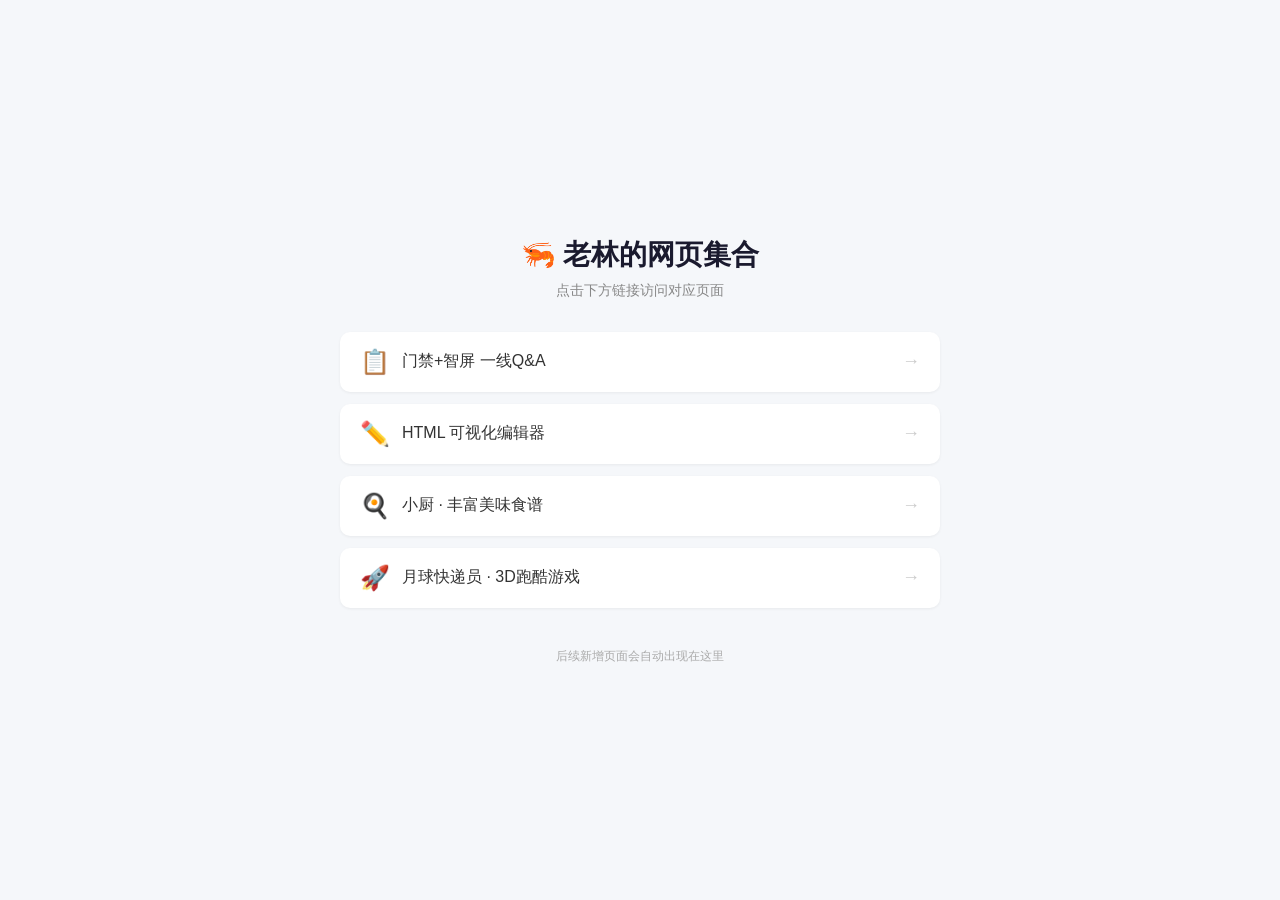
<file: index.html>
<!DOCTYPE html>
<html lang="zh-CN">
<head>
<meta charset="UTF-8">
<meta name="viewport" content="width=device-width, initial-scale=1.0">
<title>老林的网页集合</title>
<style>
* { margin: 0; padding: 0; box-sizing: border-box; }
body {
  font-family: -apple-system, BlinkMacSystemFont, "Segoe UI", Roboto, "Helvetica Neue", Arial, sans-serif;
  background: #f5f7fa;
  color: #333;
  min-height: 100vh;
  display: flex;
  align-items: center;
  justify-content: center;
}
.container {
  max-width: 640px;
  width: 90%;
  padding: 40px 20px;
}
h1 {
  font-size: 28px;
  text-align: center;
  margin-bottom: 8px;
  color: #1a1a2e;
}
.subtitle {
  text-align: center;
  color: #888;
  font-size: 14px;
  margin-bottom: 32px;
}
.page-list {
  list-style: none;
}
.page-list li {
  margin-bottom: 12px;
}
.page-list a {
  display: flex;
  align-items: center;
  padding: 16px 20px;
  background: #fff;
  border-radius: 10px;
  text-decoration: none;
  color: #333;
  font-size: 16px;
  transition: all 0.2s;
  box-shadow: 0 1px 3px rgba(0,0,0,0.06);
}
.page-list a:hover {
  transform: translateY(-2px);
  box-shadow: 0 4px 12px rgba(0,0,0,0.1);
}
.page-list .icon {
  font-size: 24px;
  margin-right: 12px;
}
.page-list .arrow {
  margin-left: auto;
  color: #ccc;
  font-size: 18px;
}
.footer {
  text-align: center;
  margin-top: 40px;
  color: #aaa;
  font-size: 12px;
}
</style>
</head>
<body>
<div class="container">
  <h1>🦐 老林的网页集合</h1>
  <p class="subtitle">点击下方链接访问对应页面</p>
  <ul class="page-list">
    <li>
      <a href="/qa/">
        <span class="icon">📋</span>
        <span>门禁+智屏 一线Q&A</span>
        <span class="arrow">→</span>
      </a>
    </li>
    <li>
      <a href="/htmledit/">
        <span class="icon">✏️</span>
        <span>HTML 可视化编辑器</span>
        <span class="arrow">→</span>
      </a>
    </li>
    <li>
      <a href="/xiaochu/">
        <span class="icon">🍳</span>
        <span>小厨 · 丰富美味食谱</span>
        <span class="arrow">→</span>
      </a>
    </li>
    <li>
      <a href="/moon-courier/">
        <span class="icon">🚀</span>
        <span>月球快递员 · 3D跑酷游戏</span>
        <span class="arrow">→</span>
      </a>
    </li>
  </ul>
  <p class="footer">后续新增页面会自动出现在这里</p>
</div>
</body>
</html>
</file>
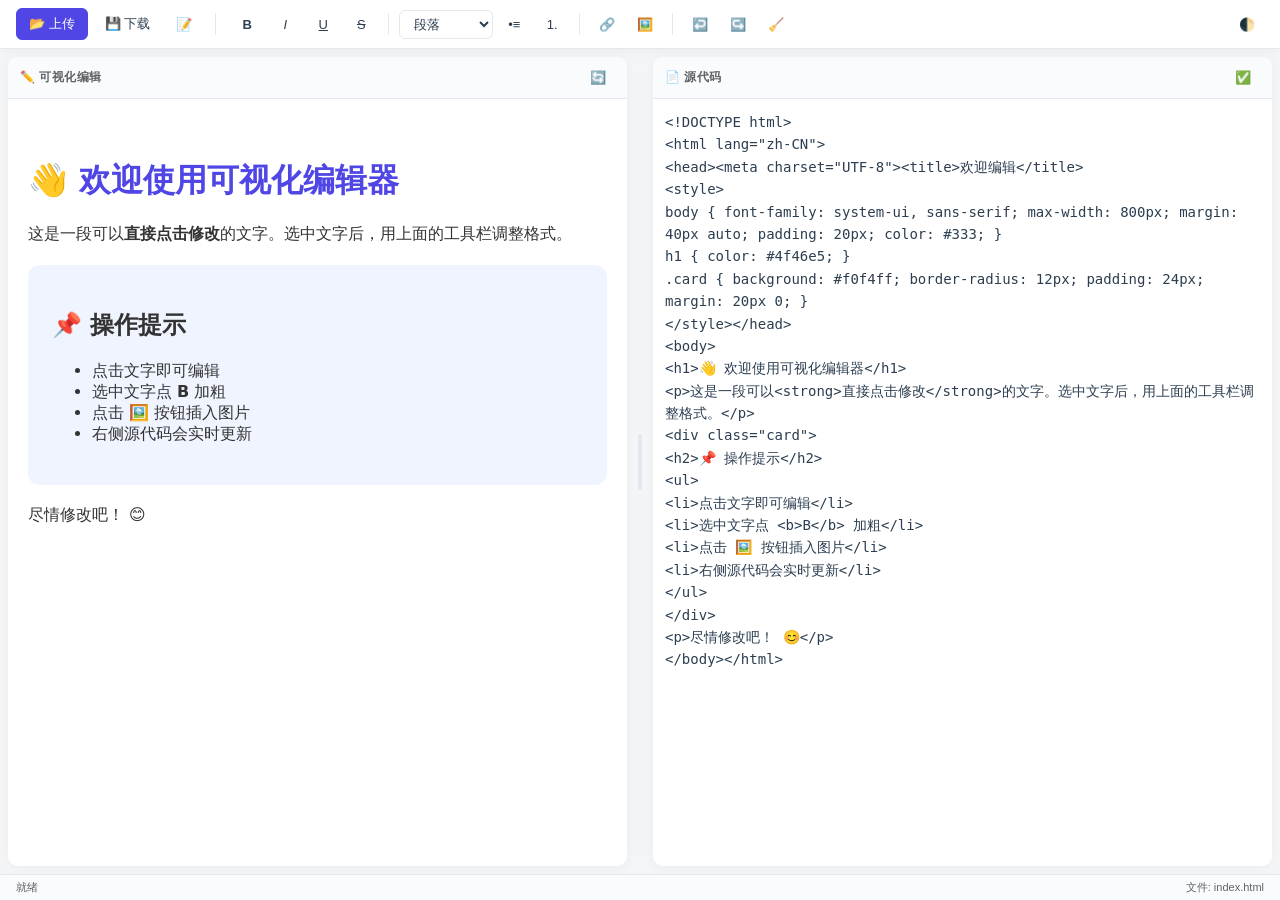
<file: htmledit/index.html>
<!DOCTYPE html>
<html lang="zh-CN">
<head>
    <meta charset="UTF-8">
    <meta name="viewport" content="width=device-width, initial-scale=1.0">
    <title>可视化 HTML 在线编辑器</title>
    <style>
        :root {
            --bg: #f4f5f7;
            --surface: #ffffff;
            --border: #e4e7ed;
            --text: #2c3e50;
            --text-secondary: #606266;
            --primary: #4f46e5;
            --primary-light: #eef2ff;
            --primary-hover: #4338ca;
            --shadow: 0 2px 12px rgba(0,0,0,0.04);
            --radius: 10px;
            --radius-sm: 6px;
            --font: -apple-system, BlinkMacSystemFont, 'Segoe UI', 'PingFang SC', sans-serif;
            --editor-bg: #ffffff;
            --toolbar-bg: #fafbfc;
            --status-bg: #fafbfc;
            --divider-color: #e4e7ed;
        }
        .dark {
            --bg: #12141a;
            --surface: #1c1e26;
            --border: #2d3040;
            --text: #e0e3eb;
            --text-secondary: #a0a4b8;
            --primary: #818cf8;
            --primary-light: #1e1f3a;
            --primary-hover: #6366f1;
            --editor-bg: #1c1e26;
            --toolbar-bg: #22242e;
            --status-bg: #22242e;
            --divider-color: #2d3040;
        }
        * { margin:0; padding:0; box-sizing:border-box; }
        html, body {
            height: 100%;
            width: 100%;
            overflow: hidden;
            font-family: var(--font);
            background: var(--bg);
            color: var(--text);
        }
        #app {
            display: flex;
            flex-direction: column;
            height: 100%;
            width: 100%;
        }
        /* 工具栏 */
        .toolbar {
            display: flex;
            align-items: center;
            gap: 8px;
            padding: 8px 16px;
            background: var(--surface);
            border-bottom: 1px solid var(--border);
            flex-wrap: wrap;
            z-index: 10;
            box-shadow: var(--shadow);
            flex-shrink: 0;
        }
        .tool-group { display: flex; align-items: center; gap: 4px; }
        .tool-divider { width: 1px; height: 22px; background: var(--border); margin: 0 6px; }
        .btn {
            background: transparent;
            border: 1px solid transparent;
            border-radius: var(--radius-sm);
            padding: 6px 12px;
            font-size: 13px;
            cursor: pointer;
            color: var(--text);
            display: inline-flex;
            align-items: center;
            gap: 4px;
            font-family: var(--font);
            transition: all 0.2s;
            white-space: nowrap;
        }
        .btn:hover { background: var(--primary-light); border-color: var(--primary); }
        .btn-primary { background: var(--primary); color: #fff; border-color: var(--primary); }
        .btn-primary:hover { background: var(--primary-hover); }
        .btn-icon { padding: 6px; min-width: 34px; justify-content: center; }
        .select-style {
            background: var(--surface);
            border: 1px solid var(--border);
            border-radius: var(--radius-sm);
            padding: 5px 10px;
            font-size: 13px;
            color: var(--text);
            font-family: var(--font);
            cursor: pointer;
        }
        /* 主内容区 */
        .main-content {
            display: flex;
            flex: 1;
            min-height: 0;
            background: var(--bg);
        }
        .pane {
            display: flex;
            flex-direction: column;
            min-width: 0;
            background: var(--editor-bg);
            border-radius: var(--radius);
            box-shadow: var(--shadow);
            overflow: hidden;
            margin: 8px;
            flex: 1 1 50%; /* 默认各占一半 */
        }
        .pane-header {
            display: flex;
            justify-content: space-between;
            align-items: center;
            padding: 6px 12px;
            background: var(--toolbar-bg);
            border-bottom: 1px solid var(--border);
            font-size: 12px;
            font-weight: 600;
            color: var(--text-secondary);
            text-transform: uppercase;
            letter-spacing: 0.5px;
            flex-shrink: 0;
        }
        .visual-editor-container {
            flex: 1;
            overflow: hidden;
        }
        .visual-editor-container iframe {
            width: 100%;
            height: 100%;
            border: none;
            background: #fff;
        }
        .source-editor-container {
            flex: 1;
            overflow: hidden;
        }
        .source-textarea {
            width: 100%;
            height: 100%;
            background: var(--editor-bg);
            color: var(--text);
            font-family: 'SF Mono', 'Fira Code', 'Consolas', monospace;
            font-size: 14px;
            padding: 12px;
            border: none;
            resize: none;
            outline: none;
            line-height: 1.6;
        }
        /* 分隔条 */
        .divider {
            width: 10px;
            background: transparent;
            cursor: col-resize;
            flex-shrink: 0;
            position: relative;
            display: flex;
            align-items: center;
            justify-content: center;
            transition: background 0.2s;
        }
        .divider::after {
            content: '';
            width: 4px;
            height: 56px;
            background: var(--divider-color);
            border-radius: 2px;
            transition: background 0.2s;
        }
        .divider:hover { background: rgba(79,70,229,0.05); }
        .divider:hover::after { background: var(--primary); }
        /* 状态栏 */
        .status-bar {
            display: flex;
            justify-content: space-between;
            align-items: center;
            padding: 5px 16px;
            background: var(--status-bg);
            border-top: 1px solid var(--border);
            font-size: 11px;
            color: var(--text-secondary);
            flex-shrink: 0;
        }
        /* Toast */
        .toast-container {
            position: fixed;
            bottom: 30px;
            left: 50%;
            transform: translateX(-50%);
            z-index: 200;
            display: flex;
            flex-direction: column;
            gap: 8px;
            pointer-events: none;
        }
        .toast {
            background: #1f2937;
            color: #fff;
            padding: 8px 20px;
            border-radius: 20px;
            font-size: 13px;
            box-shadow: 0 6px 16px rgba(0,0,0,0.15);
            animation: toastIn 0.3s, toastOut 0.3s 2.4s forwards;
            pointer-events: auto;
        }
        @keyframes toastIn { from{opacity:0;transform:translateY(10px);} to{opacity:1;transform:translateY(0);} }
        @keyframes toastOut { from{opacity:1;} to{opacity:0;transform:translateY(-8px);} }
        /* 响应式 */
        @media (max-width: 768px) {
            .main-content { flex-direction: column; }
            .divider { width: 100%; height: 10px; cursor: row-resize; }
            .divider::after { width: 56px; height: 4px; }
            .pane { flex: 1 1 auto; margin: 4px; }
        }
    </style>
</head>
<body>
<div id="app">
    <!-- 工具栏 -->
    <div class="toolbar">
        <div class="tool-group">
            <button class="btn btn-primary" id="btn-upload">📂 上传</button>
            <button class="btn" id="btn-download">💾 下载</button>
            <button class="btn btn-icon" id="btn-source-toggle" title="显示/隐藏源码面板">📝</button>
        </div>
        <span class="tool-divider"></span>
        <div class="tool-group" id="rich-toolbar">
            <button class="btn btn-icon" data-cmd="bold" title="加粗"><b>B</b></button>
            <button class="btn btn-icon" data-cmd="italic" title="斜体"><i>I</i></button>
            <button class="btn btn-icon" data-cmd="underline" title="下划线"><u>U</u></button>
            <button class="btn btn-icon" data-cmd="strikeThrough" title="删除线"><s>S</s></button>
            <span class="tool-divider"></span>
            <select class="select-style" id="format-block">
                <option value="p">段落</option>
                <option value="h1">标题 1</option>
                <option value="h2">标题 2</option>
                <option value="h3">标题 3</option>
                <option value="pre">预格式化</option>
            </select>
            <button class="btn btn-icon" data-cmd="insertUnorderedList" title="无序列表">•≡</button>
            <button class="btn btn-icon" data-cmd="insertOrderedList" title="有序列表">1.</button>
            <span class="tool-divider"></span>
            <button class="btn btn-icon" data-cmd="createLink" title="插入链接">🔗</button>
            <button class="btn btn-icon" id="btn-insert-image" title="插入图片">🖼️</button>
            <span class="tool-divider"></span>
            <button class="btn btn-icon" data-cmd="undo" title="撤销">↩️</button>
            <button class="btn btn-icon" data-cmd="redo" title="重做">↪️</button>
            <button class="btn btn-icon" data-cmd="removeFormat" title="清除格式">🧹</button>
        </div>
        <div style="flex:1;"></div>
        <button class="btn btn-icon" id="btn-theme" title="切换暗色模式">🌓</button>
    </div>

    <!-- 主编辑区 -->
    <div class="main-content" id="main-content">
        <div class="pane" id="pane-visual">
            <div class="pane-header">
                <span>✏️ 可视化编辑</span>
                <button class="btn btn-icon" id="btn-refresh-visual" title="从源码刷新">🔄</button>
            </div>
            <div class="visual-editor-container">
                <iframe id="visual-iframe" sandbox="allow-same-origin" title="可视化编辑区"></iframe>
            </div>
        </div>
        <div class="divider" id="divider"></div>
        <div class="pane" id="pane-source">
            <div class="pane-header">
                <span>📄 源代码</span>
                <button class="btn btn-icon" id="btn-apply-source" title="应用源码">✅</button>
            </div>
            <div class="source-editor-container">
                <textarea class="source-textarea" id="source-textarea" spellcheck="false"></textarea>
            </div>
        </div>
    </div>

    <div class="status-bar">
        <span id="status-text">就绪</span>
        <span id="status-file">文件: index.html</span>
    </div>
</div>
<input type="file" id="file-input" accept=".html,.htm" style="display:none;">
<div class="toast-container" id="toast-container"></div>

<script>
(function() {
    let currentFileName = 'index.html';
    let isSourceVisible = true;
    let isDark = false;
    let visualObserver = null;

    const visualIframe = document.getElementById('visual-iframe');
    const sourceTextarea = document.getElementById('source-textarea');
    const paneVisual = document.getElementById('pane-visual');
    const paneSource = document.getElementById('pane-source');
    const mainContent = document.getElementById('main-content');
    const divider = document.getElementById('divider');
    const toastContainer = document.getElementById('toast-container');
    const fileInput = document.getElementById('file-input');
    const statusText = document.getElementById('status-text');
    const statusFile = document.getElementById('status-file');
    const btnUpload = document.getElementById('btn-upload');
    const btnDownload = document.getElementById('btn-download');
    const btnSourceToggle = document.getElementById('btn-source-toggle');
    const btnApplySource = document.getElementById('btn-apply-source');
    const btnRefreshVisual = document.getElementById('btn-refresh-visual');
    const richToolbar = document.getElementById('rich-toolbar');
    const formatBlock = document.getElementById('format-block');
    const btnInsertImage = document.getElementById('btn-insert-image');
    const btnTheme = document.getElementById('btn-theme');

    const defaultHTML = `<!DOCTYPE html>
<html lang="zh-CN">
<head><meta charset="UTF-8"><title>欢迎编辑</title>
<style>
body { font-family: system-ui, sans-serif; max-width: 800px; margin: 40px auto; padding: 20px; color: #333; }
h1 { color: #4f46e5; }
.card { background: #f0f4ff; border-radius: 12px; padding: 24px; margin: 20px 0; }
</style></head>
<body>
<h1>👋 欢迎使用可视化编辑器</h1>
<p>这是一段可以<strong>直接点击修改</strong>的文字。选中文字后，用上面的工具栏调整格式。</p>
<div class="card">
<h2>📌 操作提示</h2>
<ul>
<li>点击文字即可编辑</li>
<li>选中文字点 <b>B</b> 加粗</li>
<li>点击 🖼️ 按钮插入图片</li>
<li>右侧源代码会实时更新</li>
</ul>
</div>
<p>尽情修改吧！ 😊</p>
</body></html>`;

    function stripScripts(html) {
        const div = document.createElement('div');
        div.innerHTML = html;
        div.querySelectorAll('script').forEach(s => s.remove());
        return div.innerHTML;
    }

    function loadVisualContent(html) {
        const clean = stripScripts(html);
        const doc = visualIframe.contentDocument || visualIframe.contentWindow.document;
        doc.open();
        doc.write(clean);
        doc.close();
        doc.designMode = 'on';
        observeVisualChanges(doc);
        syncSourceFromVisual();
    }

    function observeVisualChanges(doc) {
        if (visualObserver) visualObserver.disconnect();
        visualObserver = new MutationObserver(() => syncSourceFromVisual());
        visualObserver.observe(doc.body, {
            childList: true,
            subtree: true,
            characterData: true,
            attributes: true
        });
        doc.body.addEventListener('input', () => syncSourceFromVisual());
    }

    function syncSourceFromVisual() {
        const doc = visualIframe.contentDocument || visualIframe.contentWindow.document;
        if (!doc?.documentElement) return;
        sourceTextarea.value = '<!DOCTYPE html>\n' + doc.documentElement.outerHTML;
        updateStatus();
    }

    function applySourceToVisual() {
        loadVisualContent(sourceTextarea.value);
        showToast('✅ 源码已应用');
    }

    richToolbar.addEventListener('click', (e) => {
        const btn = e.target.closest('button');
        if (!btn) return;
        const cmd = btn.dataset.cmd;
        if (!cmd) return;
        visualIframe.contentWindow.focus();
        const doc = visualIframe.contentDocument;
        if (cmd === 'createLink') {
            const url = prompt('输入链接地址 (https://...)', 'https://');
            if (url) doc.execCommand('createLink', false, url);
            return;
        }
        doc.execCommand(cmd, false, null);
        syncSourceFromVisual();
    });

    formatBlock.addEventListener('change', () => {
        visualIframe.contentWindow.focus();
        visualIframe.contentDocument.execCommand('formatBlock', false, formatBlock.value);
        syncSourceFromVisual();
    });

    btnInsertImage.addEventListener('click', () => {
        const url = prompt('输入图片地址 (https://...)', 'https://');
        if (url) {
            visualIframe.contentWindow.focus();
            visualIframe.contentDocument.execCommand('insertImage', false, url);
            syncSourceFromVisual();
        }
    });

    visualIframe.addEventListener('load', () => {
        const doc = visualIframe.contentDocument || visualIframe.contentWindow.document;
        doc.addEventListener('paste', (e) => {
            const items = e.clipboardData?.items;
            if (items) {
                for (let item of items) {
                    if (item.type.indexOf('image') !== -1) {
                        e.preventDefault();
                        const blob = item.getAsFile();
                        const reader = new FileReader();
                        reader.onload = (ev) => {
                            doc.execCommand('insertImage', false, ev.target.result);
                            syncSourceFromVisual();
                        };
                        reader.readAsDataURL(blob);
                        break;
                    }
                }
            }
        });
    });

    function handleFileUpload(file) {
        if (!file) return;
        if (!file.name.match(/\.html?$/i)) {
            showToast('⚠️ 请上传 .html 或 .htm 文件');
            return;
        }
        const reader = new FileReader();
        reader.onload = (e) => {
            currentFileName = file.name;
            statusFile.textContent = '文件: ' + file.name;
            loadVisualContent(e.target.result);
            sourceTextarea.value = e.target.result;
            showToast('✅ 已加载: ' + file.name);
        };
        reader.onerror = () => showToast('❌ 文件读取失败');
        reader.readAsText(file);
    }

    btnUpload.addEventListener('click', () => fileInput.click());
    fileInput.addEventListener('change', (e) => {
        handleFileUpload(e.target.files[0]);
        fileInput.value = '';
    });

    document.addEventListener('dragover', e => e.preventDefault());
    document.addEventListener('drop', e => {
        e.preventDefault();
        const file = e.dataTransfer.files[0];
        if (file) handleFileUpload(file);
    });

    btnDownload.addEventListener('click', () => {
        const html = sourceTextarea.value || visualIframe.contentDocument?.documentElement?.outerHTML || '';
        const blob = new Blob([html], { type: 'text/html;charset=utf-8' });
        const a = document.createElement('a');
        a.href = URL.createObjectURL(blob);
        a.download = currentFileName;
        a.click();
        URL.revokeObjectURL(a.href);
        showToast('📥 已下载');
    });

    btnSourceToggle.addEventListener('click', () => {
        isSourceVisible = !isSourceVisible;
        paneSource.style.display = isSourceVisible ? 'flex' : 'none';
        divider.style.display = isSourceVisible ? '' : 'none';
        // 恢复弹性布局
        paneVisual.style.flex = '';
        showToast(isSourceVisible ? '源码面板已显示' : '源码面板已隐藏');
    });

    btnApplySource.addEventListener('click', applySourceToVisual);
    btnRefreshVisual.addEventListener('click', () => {
        if (confirm('从源码刷新会丢失可视化编辑中的修改，确定吗？')) {
            applySourceToVisual();
        }
    });

    // ---------- 分隔条拖拽（百分比模式） ----------
    let isDragging = false;
    divider.addEventListener('mousedown', (e) => {
        isDragging = true;
        document.body.style.cursor = 'col-resize';
        e.preventDefault();
    });
    window.addEventListener('mousemove', (e) => {
        if (!isDragging) return;
        const rect = mainContent.getBoundingClientRect();
        const x = e.clientX - rect.left;
        const totalWidth = rect.width - divider.offsetWidth;
        let leftPercent = (x / totalWidth) * 100;
        leftPercent = Math.min(Math.max(leftPercent, 20), 80); // 限制20%~80%
        paneVisual.style.flex = `0 0 ${leftPercent}%`;
        paneSource.style.flex = '1';
    });
    window.addEventListener('mouseup', () => {
        if (isDragging) {
            isDragging = false;
            document.body.style.cursor = '';
        }
    });
    // 窗口大小变化时重置为各半
    window.addEventListener('resize', () => {
        if (!isDragging) {
            paneVisual.style.flex = '';
            paneSource.style.flex = '';
        }
    });

    // 主题切换
    function applyTheme() {
        document.body.classList.toggle('dark', isDark);
        localStorage.setItem('visual-editor-dark', isDark ? '1' : '0');
    }
    btnTheme.addEventListener('click', () => {
        isDark = !isDark;
        applyTheme();
    });
    if (localStorage.getItem('visual-editor-dark') === '1' ||
        window.matchMedia('(prefers-color-scheme: dark)').matches) {
        isDark = true;
        applyTheme();
    }

    function showToast(msg) {
        const toast = document.createElement('div');
        toast.className = 'toast';
        toast.textContent = msg;
        toastContainer.appendChild(toast);
        setTimeout(() => toast.remove(), 2800);
    }

    function updateStatus() {
        statusText.textContent = '已修改';
        clearTimeout(window.statusTimer);
        window.statusTimer = setTimeout(() => { statusText.textContent = '就绪'; }, 1000);
    }

    document.addEventListener('keydown', (e) => {
        if ((e.ctrlKey || e.metaKey) && e.key === 's') {
            e.preventDefault();
            btnDownload.click();
        }
    });

    // 启动
    loadVisualContent(defaultHTML);
    sourceTextarea.value = defaultHTML;
    statusFile.textContent = '文件: index.html';
})();
</script>
</body>
</html>
</file>
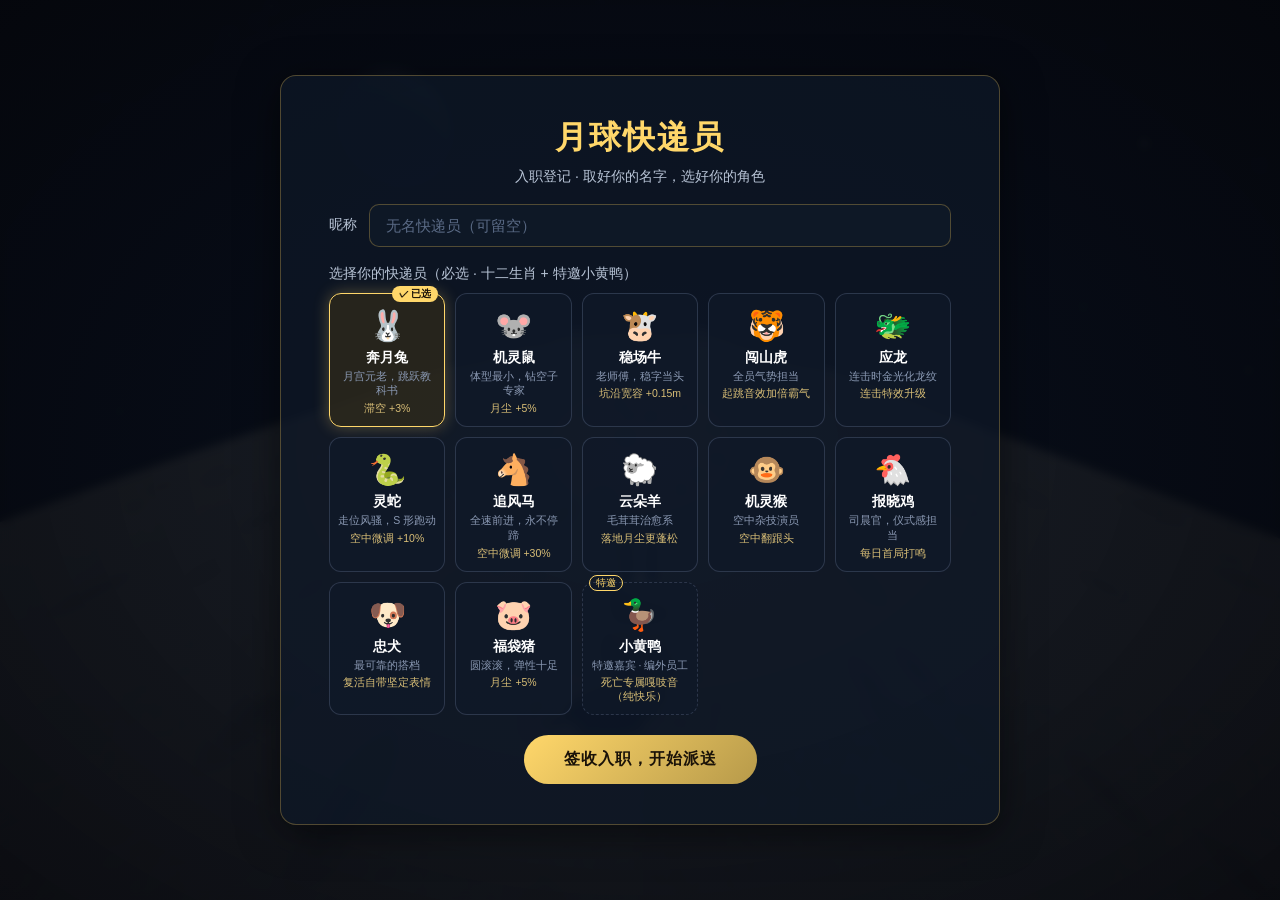
<file: moon-courier/index.html>
<!DOCTYPE html>
<html lang="zh-CN">
<head>
<meta charset="UTF-8">
<meta name="viewport" content="width=device-width, initial-scale=1.0, maximum-scale=1.0, user-scalable=no">
<title>月球快递员 · M5 打磨发布</title>
<link rel="icon" href="data:,">
<link rel="stylesheet" href="style.css">
  <script type="importmap">
  {
    "imports": {
      "three": "./js/lib/three.module.js",
      "lil-gui": "./js/lib/lil-gui.esm.js"
    }
  }
  </script>
</head>
<body>
  <canvas id="game-canvas"></canvas>

  <!-- 对局 HUD -->
  <div id="hud" style="display:none">
    <div id="hud-top">
      <div class="hud-item"><span class="hud-label">距离</span><span id="hud-distance">0</span><span class="hud-unit">m</span></div>
      <div class="hud-item"><span class="hud-label">月尘</span><span id="hud-dust">0</span></div>
      <div class="hud-item" id="hud-combo-wrap" style="display:none"><span id="hud-combo">x0</span></div>
      <div class="hud-item" id="daily-timer" style="display:none">⏱ 120s</div>
    </div>
    <div id="oxygen-bar" style="display:none"><div id="oxygen-fill"></div><span class="oxy-label">氧气</span></div>
    <div id="charge-bar"><div id="charge-fill"></div></div>
    <div id="hud-hint">空格/点击 跳跃 · 长按蓄力 · ←→/左右拖动 躲避陨石</div>
    <div id="pause-btn" title="暂停（Esc）">⏸</div>
  </div>

  <div id="pop-layer"></div>
  <div id="level-intro"></div>

  <!-- 首启引导 -->
  <div id="setup-screen" class="overlay" style="display:none">
    <div class="panel panel-wide">
      <h1>月球快递员</h1>
      <p class="subtitle">入职登记 · 取好你的名字，选好你的角色</p>
      <div class="setup-row">
        <label class="setup-label">昵称</label>
        <input id="nickname-input" maxlength="12" placeholder="无名快递员（可留空）">
      </div>
      <div class="setup-label">选择你的快递员（必选 · 十二生肖 + 特邀小黄鸭）</div>
      <div id="setup-char-grid" class="char-grid"></div>
      <button id="setup-done-btn" class="btn-primary">签收入职，开始派送</button>
    </div>
  </div>

  <!-- 主菜单 -->
  <div id="menu-screen" class="overlay" style="display:none">
    <div class="panel panel-wide">
      <h1>月球快递员</h1>
      <p class="subtitle">月宫快递公司 · M5 打磨发布</p>
      <div id="menu-courier" class="menu-courier"></div>
      <div id="menu-btns" class="menu-btns"></div>
    </div>
  </div>

  <!-- 关卡选择 -->
  <div id="level-screen" class="overlay" style="display:none">
    <div class="panel panel-wide">
      <h2>奔月之路 · 选择派送任务</h2>
      <div id="level-grid" class="level-grid"></div>
      <button id="level-back-btn" class="btn-secondary">← 返回</button>
    </div>
  </div>

  <!-- 角色选择 -->
  <div id="char-screen" class="overlay" style="display:none">
    <div class="panel panel-wide">
      <h2>更换角色 · 13 位快递员</h2>
      <div id="char-grid" class="char-grid"></div>
      <div class="char-btns">
        <button id="char-confirm-btn" class="btn-primary">确认更换</button>
        <button id="char-back-btn" class="btn-secondary">← 返回</button>
      </div>
    </div>
  </div>

  <!-- 图鉴：月球小百科 -->
  <div id="codex-screen" class="overlay" style="display:none">
    <div class="panel panel-wide">
      <h2>月球小百科 · 图鉴</h2>
      <div id="codex-grid" class="codex-page-grid"></div>
      <button id="codex-back-btn" class="btn-secondary">← 返回</button>
    </div>
  </div>

  <!-- 成就 -->
  <div id="achv-screen" class="overlay" style="display:none">
    <div class="panel panel-wide">
      <h2>成就</h2>
      <div id="achv-grid" class="achv-grid"></div>
      <button id="achv-back-btn" class="btn-secondary">← 返回</button>
    </div>
  </div>

  <!-- 排行榜 -->
  <div id="rank-screen" class="overlay" style="display:none">
    <div class="panel panel-wide">
      <h2>排行榜</h2>
      <div id="rank-body" class="rank-body"></div>
      <button id="rank-back-btn" class="btn-secondary">← 返回</button>
    </div>
  </div>

  <!-- 商店 -->
  <div id="shop-screen" class="overlay" style="display:none">
    <div class="panel panel-wide">
      <h2>月宫快递 · 装备商店</h2>
      <div id="shop-dust" class="shop-dust"></div>
      <div id="shop-grid" class="shop-grid"></div>
      <button id="shop-back-btn" class="btn-secondary">← 返回</button>
    </div>
  </div>

  <!-- 死亡页 -->
  <div id="death-screen" class="overlay" style="display:none">
    <div class="panel">
      <h2>信号丢失…</h2>
      <p class="death-quote" id="death-quote"></p>
      <div class="death-stats">
        <div><span class="num" id="death-distance">0</span><span class="lbl">最远距离</span></div>
        <div><span class="num" id="death-dust">0</span><span class="lbl">存余月尘(损失30%)</span></div>
      </div>
      <button id="retry-btn" class="btn-primary">从驿站继续</button>
      <button id="death-card-btn" class="btn-secondary">生成战报卡</button>
      <button id="death-menu-btn" class="btn-secondary">回到主菜单</button>
      <p class="death-tip">月宫快递铁律：包裹可以等，快递员只有一个。</p>
    </div>
  </div>

  <!-- 无尽/每日结算页 -->
  <div id="result-screen" class="overlay" style="display:none">
    <div class="panel">
      <h2 id="result-title"></h2>
      <div class="death-stats">
        <div><span class="num" id="result-dist">0</span><span class="lbl">最远距离</span></div>
        <div><span class="num" id="result-dust">0</span><span class="lbl">月尘</span></div>
        <div><span class="num" id="result-combo">x0</span><span class="lbl">连击峰值</span></div>
      </div>
      <p id="result-sub" class="result-sub"></p>
      <button id="result-retry-btn" class="btn-primary">再来一局</button>
      <button id="result-card-btn" class="btn-secondary">生成战报卡</button>
      <button id="result-menu-btn" class="btn-secondary">回主菜单</button>
    </div>
  </div>

  <!-- 通关结算页 -->
  <div id="clear-screen" class="overlay" style="display:none">
    <div class="panel">
      <h2 id="clear-title"></h2>
      <div id="clear-stars" class="clear-stars"></div>
      <div id="clear-detail" class="clear-detail"></div>
      <div id="clear-dust" class="clear-dust"></div>
      <div class="menu-btns">
        <button id="clear-next-btn" class="btn-primary">下一关 →</button>
        <button id="clear-replay-btn" class="btn-secondary">再跑一次</button>
        <button id="clear-card-btn" class="btn-secondary">生成战报卡</button>
        <button id="clear-menu-btn" class="btn-secondary">回主菜单</button>
      </div>
    </div>
  </div>

  <!-- 暂停界面 -->
  <div id="pause-screen" class="overlay" style="display:none">
    <div class="panel">
      <h2>已暂停</h2>
      <p class="subtitle">喘口气——月球重力会让月尘飘很久，但包裹不会等你。</p>
      <button id="pause-resume-btn" class="btn-primary">继续派送</button>
      <button id="pause-restart-btn" class="btn-secondary">重开本局</button>
      <button id="pause-menu-btn" class="btn-secondary">回主菜单</button>
      <p class="death-tip">提示：Esc 键或右上角按钮都可暂停。</p>
    </div>
  </div>

  <!-- 战报卡弹窗 -->
  <div id="card-modal" class="overlay" style="display:none">
    <div class="panel panel-wide card-modal-panel">
      <h2>你的月球快递单</h2>
      <img id="card-img" alt="战报卡">
      <div class="menu-btns">
        <button id="card-download-btn" class="btn-primary">下载 PNG</button>
        <button id="card-close-btn" class="btn-secondary">关闭</button>
      </div>
    </div>
  </div>

  <!-- M5-3：存档备份/恢复 -->
  <div id="backup-screen" class="overlay" style="display:none">
    <div class="panel panel-wide">
      <h2>存档备份 · 恢复</h2>
      <p class="subtitle">备份码可跨设备迁移存档：复制本码到新设备的「存档」框粘贴即可导入</p>
      <textarea id="backup-code" rows="4" spellcheck="false" placeholder="备份码将显示在这里，或粘贴要导入的备份码"></textarea>
      <div class="char-btns">
        <button id="backup-copy-btn" class="btn-primary">复制备份码</button>
        <button id="backup-import-btn" class="btn-secondary">导入此码</button>
        <button id="backup-close-btn" class="btn-secondary">关闭</button>
      </div>
    </div>
  </div>

  <script type="module" src="js/game.js"></script>
</body>
</html>
</file>
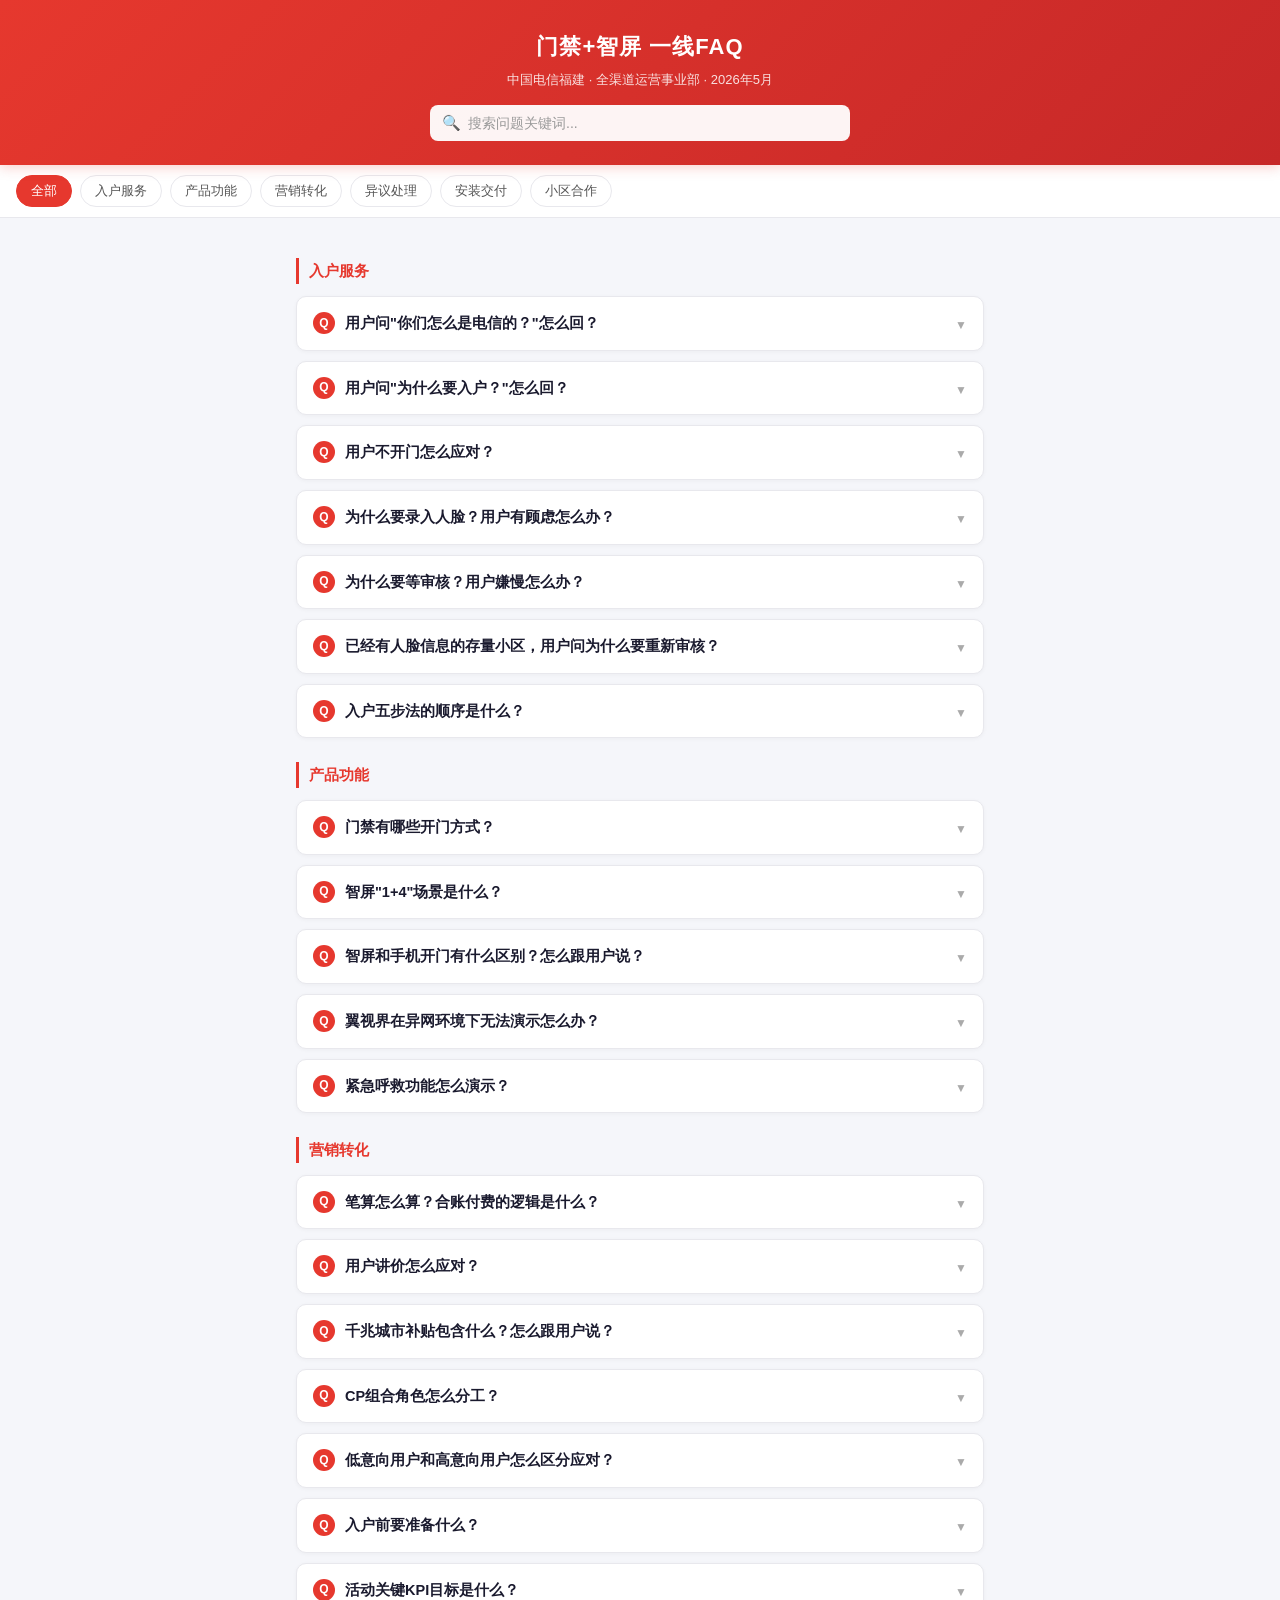
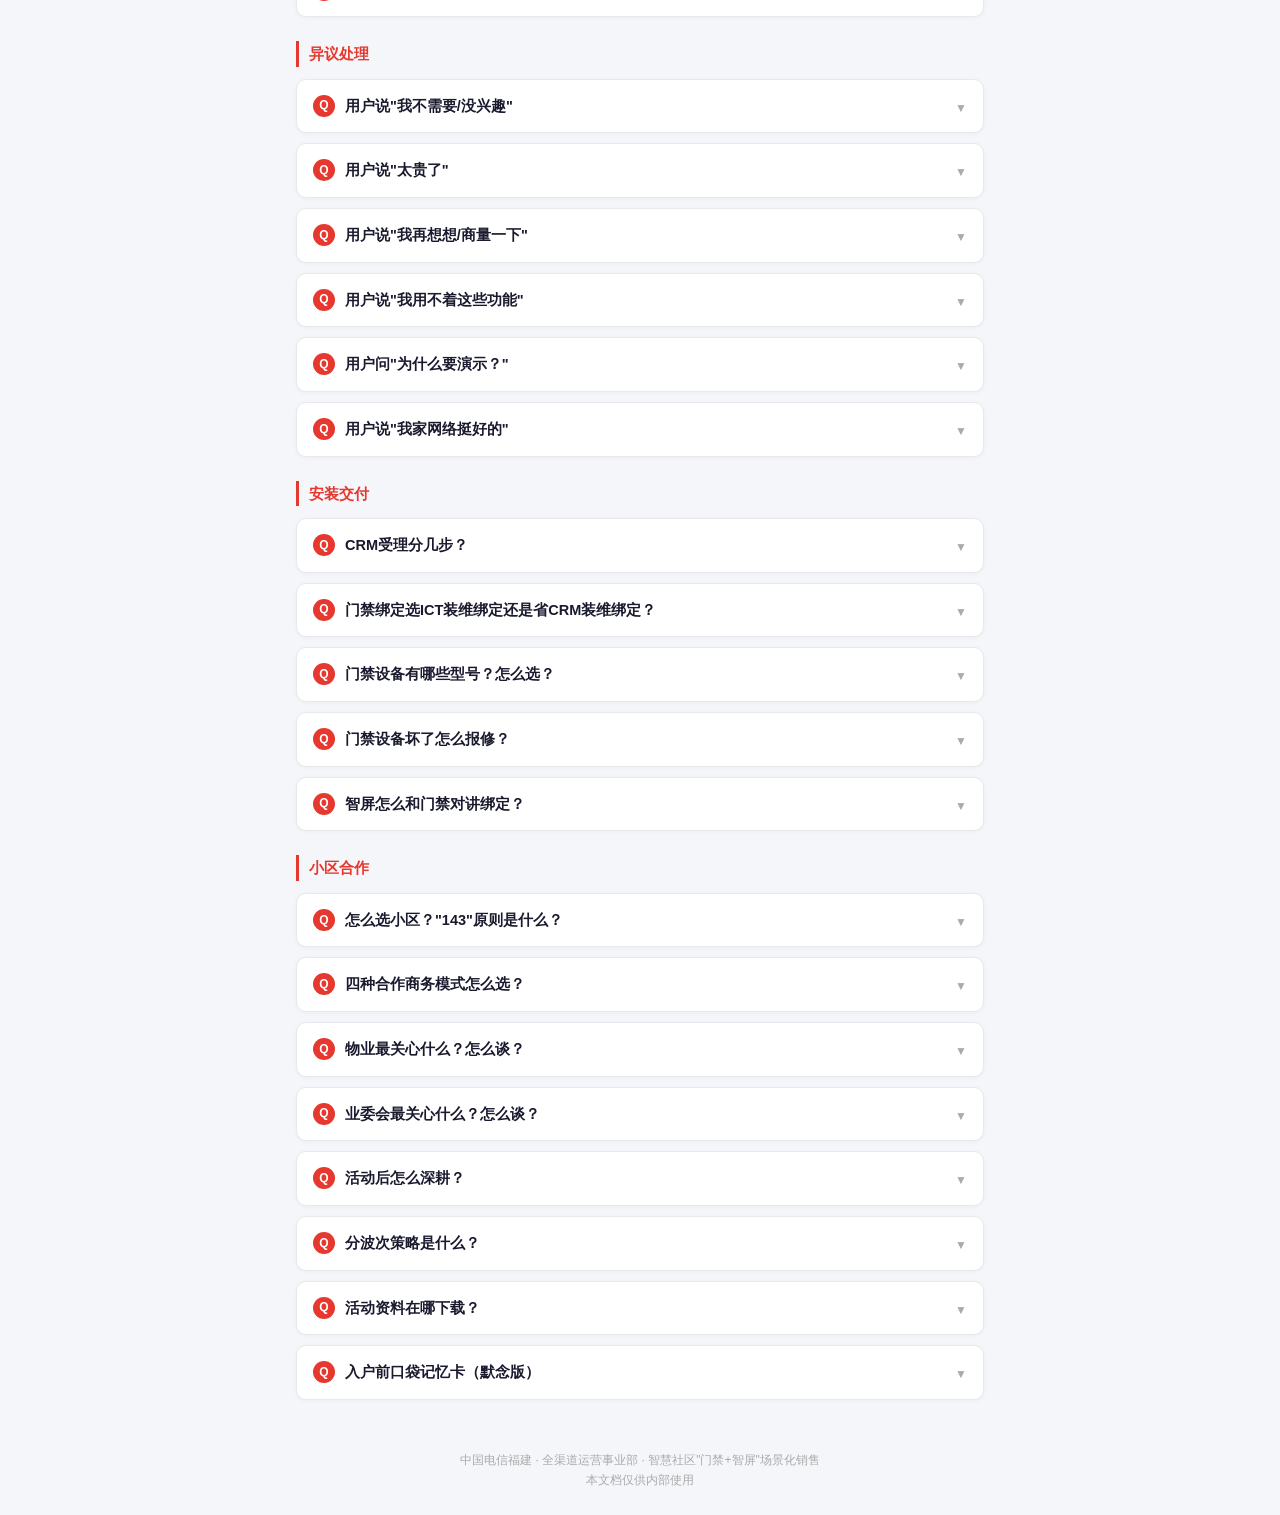
<file: qa/index.html>
<!DOCTYPE html>
<html lang="zh-CN">
<head>
<meta charset="UTF-8">
<meta name="viewport" content="width=device-width, initial-scale=1.0">
<title>门禁+智屏 一线FAQ</title>
<style>
  :root {
    --primary: #e6382e;
    --primary-light: #fef2f1;
    --bg: #f5f6fa;
    --card: #ffffff;
    --text: #1a1a2e;
    --text-secondary: #555;
    --border: #e8e8ed;
    --tag-bg: #fff3e0;
    --tag-text: #e65100;
    --green: #2e7d32;
    --green-bg: #e8f5e9;
  }
  * { margin: 0; padding: 0; box-sizing: border-box; }
  body {
    font-family: -apple-system, BlinkMacSystemFont, "Segoe UI", "PingFang SC", "Hiragino Sans GB", "Microsoft YaHei", sans-serif;
    background: var(--bg);
    color: var(--text);
    line-height: 1.7;
  }
  header {
    background: linear-gradient(135deg, var(--primary), #c62828);
    color: #fff;
    padding: 28px 20px 24px;
    text-align: center;
    position: sticky;
    top: 0;
    z-index: 100;
    box-shadow: 0 2px 12px rgba(230,56,46,0.25);
  }
  header h1 { font-size: 22px; font-weight: 700; letter-spacing: 1px; }
  header p { font-size: 13px; opacity: 0.85; margin-top: 4px; }
  .search-box {
    margin-top: 14px;
    position: relative;
    max-width: 420px;
    margin-left: auto;
    margin-right: auto;
  }
  .search-box input {
    width: 100%;
    padding: 10px 14px 10px 38px;
    border: none;
    border-radius: 8px;
    font-size: 14px;
    outline: none;
    background: rgba(255,255,255,0.95);
    color: #333;
  }
  .search-box input::placeholder { color: #999; }
  .search-icon {
    position: absolute;
    left: 12px;
    top: 50%;
    transform: translateY(-50%);
    color: #999;
    font-size: 15px;
  }
  .nav {
    background: var(--card);
    border-bottom: 1px solid var(--border);
    padding: 10px 16px;
    display: flex;
    gap: 8px;
    overflow-x: auto;
    -webkit-overflow-scrolling: touch;
    position: sticky;
    top: 110px;
    z-index: 99;
  }
  .nav button {
    flex-shrink: 0;
    padding: 6px 14px;
    border: 1px solid var(--border);
    border-radius: 20px;
    background: #fff;
    font-size: 13px;
    color: var(--text-secondary);
    cursor: pointer;
    transition: all .2s;
    white-space: nowrap;
  }
  .nav button.active, .nav button:hover {
    background: var(--primary);
    color: #fff;
    border-color: var(--primary);
  }
  .container { max-width: 720px; margin: 0 auto; padding: 16px; }
  .section-title {
    font-size: 15px;
    font-weight: 700;
    color: var(--primary);
    margin: 24px 0 12px;
    padding-left: 10px;
    border-left: 3px solid var(--primary);
  }
  .faq-item {
    background: var(--card);
    border-radius: 10px;
    margin-bottom: 10px;
    overflow: hidden;
    box-shadow: 0 1px 4px rgba(0,0,0,0.04);
    border: 1px solid var(--border);
    transition: box-shadow .2s;
  }
  .faq-item:hover { box-shadow: 0 2px 8px rgba(0,0,0,0.08); }
  .faq-q {
    padding: 14px 16px;
    cursor: pointer;
    display: flex;
    align-items: flex-start;
    gap: 10px;
    font-weight: 600;
    font-size: 14.5px;
    user-select: none;
  }
  .faq-q .icon {
    flex-shrink: 0;
    width: 22px;
    height: 22px;
    background: var(--primary);
    color: #fff;
    border-radius: 50%;
    display: flex;
    align-items: center;
    justify-content: center;
    font-size: 12px;
    font-weight: 700;
    margin-top: 1px;
  }
  .faq-q .arrow {
    margin-left: auto;
    flex-shrink: 0;
    transition: transform .25s;
    color: #aaa;
    font-size: 12px;
    margin-top: 4px;
  }
  .faq-item.open .faq-q .arrow { transform: rotate(180deg); }
  .faq-a {
    max-height: 0;
    overflow: hidden;
    transition: max-height .3s ease, padding .3s ease;
    padding: 0 16px 0 48px;
    font-size: 14px;
    color: var(--text-secondary);
    line-height: 1.8;
  }
  .faq-item.open .faq-a {
    max-height: 800px;
    padding: 0 16px 16px 48px;
  }
  .faq-a p { margin-bottom: 6px; }
  .faq-a .highlight {
    background: var(--tag-bg);
    color: var(--tag-text);
    padding: 2px 6px;
    border-radius: 3px;
    font-weight: 600;
    font-size: 13px;
  }
  .faq-a .tip {
    background: var(--green-bg);
    color: var(--green);
    padding: 8px 12px;
    border-radius: 6px;
    margin-top: 8px;
    font-size: 13px;
    font-weight: 500;
  }
  .faq-a .warn {
    background: var(--primary-light);
    color: var(--primary);
    padding: 8px 12px;
    border-radius: 6px;
    margin-top: 8px;
    font-size: 13px;
    font-weight: 500;
  }
  .faq-a ul { padding-left: 18px; margin: 4px 0 8px; }
  .faq-a li { margin-bottom: 3px; }
  .faq-a strong { color: var(--text); }
  footer {
    text-align: center;
    padding: 24px 16px;
    font-size: 12px;
    color: #aaa;
  }
  @media (max-width: 480px) {
    header { padding: 20px 16px 18px; }
    header h1 { font-size: 18px; }
    .nav { top: 96px; }
    .faq-q { font-size: 13.5px; padding: 12px 14px; }
    .faq-a { font-size: 13px; padding-left: 40px; }
    .faq-item.open .faq-a { padding: 0 14px 14px 40px; }
  }
</style>
</head>
<body>

<header>
  <h1>门禁+智屏 一线FAQ</h1>
  <p>中国电信福建 · 全渠道运营事业部 · 2026年5月</p>
  <div class="search-box">
    <span class="search-icon">&#128269;</span>
    <input type="text" id="searchInput" placeholder="搜索问题关键词..." />
  </div>
</header>

<div class="nav" id="navBar">
  <button class="active" data-cat="all">全部</button>
  <button data-cat="entry">入户服务</button>
  <button data-cat="product">产品功能</button>
  <button data-cat="sales">营销转化</button>
  <button data-cat="objection">异议处理</button>
  <button data-cat="install">安装交付</button>
  <button data-cat="community">小区合作</button>
</div>

<div class="container" id="faqContainer">

  <!-- 入户服务 -->
  <div class="section-title" data-cat="entry">入户服务</div>

  <div class="faq-item" data-cat="entry">
    <div class="faq-q">
      <span class="icon">Q</span>
      <span>用户问"你们怎么是电信的？"怎么回？</span>
      <span class="arrow">&#9660;</span>
    </div>
    <div class="faq-a">
      <p><strong>三步应对：亮身份 → 说缘由 → 转服务</strong></p>
      <p>"对，我们是电信的，同时我们也是智慧社区志愿者。因为单元门门禁是我们公司承建的，所以需要我们帮忙给居民录入信息和服务。您看，这是我们的工作证（展示工牌）。现在帮您录入门禁信息，大概需要10分钟，录入后您就可以刷脸开门了。"</p>
      <div class="warn">不要遮遮掩掩不承认，也不要一上来就介绍电信业务，要大方承认但强调"服务"属性。</div>
    </div>
  </div>

  <div class="faq-item" data-cat="entry">
    <div class="faq-q">
      <span class="icon">Q</span>
      <span>用户问"为什么要入户？"怎么回？</span>
      <span class="arrow">&#9660;</span>
    </div>
    <div class="faq-a">
      <p><strong>三步应对：说刚需 → 说服务 → 说安全</strong></p>
      <p>"师傅/阿姨，小区所有居民都要录入门禁信息，不录的话后期会非常不方便，刷脸开不了门。另外，我们还提供免费的家庭网络检测服务，帮您检测家里WiFi信号好不好、有没有死角。您看明天上午或下午哪个时间方便？"</p>
      <div class="tip">用"免费服务"作为入户理由，降低抵触。</div>
    </div>
  </div>

  <div class="faq-item" data-cat="entry">
    <div class="faq-q">
      <span class="icon">Q</span>
      <span>用户不开门怎么应对？</span>
      <span class="arrow">&#9660;</span>
    </div>
    <div class="faq-a">
      <p>"今天是社区服务的最后一天了，明天我们就去别的小区服务了。"</p>
      <p>"我们就在小区里，过来很快，大概5分钟就到。"</p>
      <div class="tip">也可请物业管家协助敲门，或后续电话复约。</div>
    </div>
  </div>

  <div class="faq-item" data-cat="entry">
    <div class="faq-q">
      <span class="icon">Q</span>
      <span>为什么要录入人脸？用户有顾虑怎么办？</span>
      <span class="arrow">&#9660;</span>
    </div>
    <div class="faq-a">
      <p>"小区所有居民都要录入门禁，录完以后您才可以刷脸进入单元门，不录的话后期会非常不方便，这也是为了您的安全。"</p>
      <p>如果用户担心隐私：</p>
      <p>"我们的系统是按照公安标准建设的，数据本地化部署，不会上传到外网。这是我们的安全等级备案证明（展示）。"</p>
    </div>
  </div>

  <div class="faq-item" data-cat="entry">
    <div class="faq-q">
      <span class="icon">Q</span>
      <span>为什么要等审核？用户嫌慢怎么办？</span>
      <span class="arrow">&#9660;</span>
    </div>
    <div class="faq-a">
      <p>"为了防止非本楼栋人员录入人脸，我们的审核人员与物业一起逐个把关，确保信息一致，请您稍等一下。这个档口我刚好给您演示一下如何开门。"</p>
      <div class="tip">审核等待期间正是做智屏演示的最佳时机！发暗号给后台控制审核节奏：<br>
      "1栋101抓紧审核" → 营销概率低，5分钟内审核完<br>
      "1栋201请审核" → 营销概率高，20分钟内审核完</div>
    </div>
  </div>

  <div class="faq-item" data-cat="entry">
    <div class="faq-q">
      <span class="icon">Q</span>
      <span>已经有人脸信息的存量小区，用户问为什么要重新审核？</span>
      <span class="arrow">&#9660;</span>
    </div>
    <div class="faq-a">
      <p>"因为门禁更细了，大门是小区的都可以进入，但单元楼要确认下，只有您这个单元楼的才能进入，所以需要重新审核确认。"</p>
      <p>反复强调"这是升级服务"、"新装了单元楼门禁"，让用户感觉"有新的价值"。</p>
    </div>
  </div>

  <div class="faq-item" data-cat="entry">
    <div class="faq-q">
      <span class="icon">Q</span>
      <span>入户五步法的顺序是什么？</span>
      <span class="arrow">&#9660;</span>
    </div>
    <div class="faq-a">
      <p><strong>服务 → 演示 → 测速 → 组网 → 笔算</strong></p>
      <ul>
        <li><strong>第1步 服务</strong>（5分钟）：注册公众号、录门禁人脸，趁机了解家庭网络消费情况</li>
        <li><strong>第2步 演示</strong>（8分钟）：智屏"1+4"场景体验，至少演示3个场景</li>
        <li><strong>第3步 测速</strong>（3分钟）：3-5个点位测速，挖网络痛点</li>
        <li><strong>第4步 组网</strong>（2分钟）：手绘户型图，标注盲区，提供FTTR方案</li>
        <li><strong>第5步 笔算</strong>（5分钟）：合账付费对比算账 + 千兆城市补贴</li>
      </ul>
      <div class="warn">千万不要一进门就推销！先服务，再营销。服务时间≥20分钟。</div>
    </div>
  </div>

  <!-- 产品功能 -->
  <div class="section-title" data-cat="product">产品功能</div>

  <div class="faq-item" data-cat="product">
    <div class="faq-q">
      <span class="icon">Q</span>
      <span>门禁有哪些开门方式？</span>
      <span class="arrow">&#9660;</span>
    </div>
    <div class="faq-a">
      <p><strong>业主开门：刷脸开门</strong>（0.5秒识别，不用带卡带钥匙）</p>
      <p><strong>访客开门（三种方式）：</strong></p>
      <ul>
        <li>微信公众号"一键开门"（小屏，看不到访客视频）</li>
        <li>智屏对讲开门（大屏，能看见访客视频，访客按房号自动响铃）</li>
        <li>手机远程开门（在外地也能给家人开门）</li>
      </ul>
      <p>另外还支持IC卡开门、二维码开门、密码开门。</p>
    </div>
  </div>

  <div class="faq-item" data-cat="product">
    <div class="faq-q">
      <span class="icon">Q</span>
      <span>智屏"1+4"场景是什么？</span>
      <span class="arrow">&#9660;</span>
    </div>
    <div class="faq-a">
      <p><strong>"1" = 开门禁</strong>（核心卖点）</p>
      <p><strong>"4" = 四大扩展场景：</strong></p>
      <ul>
        <li><strong>AI看电视</strong>："小翼管家，我要看中央五套" → 70+频道+7天回看+爱优腾N选1</li>
        <li><strong>AI打电话</strong>："小翼管家，给妈妈打视频电话" → 视频通话+紧急呼救（"小翼管家，救命"）</li>
        <li><strong>看监控</strong>："小翼管家，打开7天云回看" → 远程看家+云回看</li>
        <li><strong>电子相册</strong>：照片轮播，屏保时自动播放</li>
      </ul>
      <div class="warn">入户前必须提前绑定：智屏绑定梯口门禁、翼视界已受理、翼家智话已设定、云相册已上传照片、云回看已测试。</div>
    </div>
  </div>

  <div class="faq-item" data-cat="product">
    <div class="faq-q">
      <span class="icon">Q</span>
      <span>智屏和手机开门有什么区别？怎么跟用户说？</span>
      <span class="arrow">&#9660;</span>
    </div>
    <div class="faq-a">
      <ul>
        <li><strong>屏幕大小</strong>：智屏大屏看得清，手机小屏</li>
        <li><strong>看见访客</strong>：智屏可以看见访客视频，手机一键开门看不到</li>
        <li><strong>主动通知</strong>：访客按房号智屏自动响铃，手机需要业主主动打开操作</li>
        <li><strong>语音开门</strong>：智屏喊一声"小翼管家，开门"就行，不用动手</li>
      </ul>
    </div>
  </div>

  <div class="faq-item" data-cat="product">
    <div class="faq-q">
      <span class="icon">Q</span>
      <span>翼视界在异网环境下无法演示怎么办？</span>
      <span class="arrow">&#9660;</span>
    </div>
    <div class="faq-a">
      <p>翼视界需要电信网络才能使用。在异网环境下，<strong>必须连接CP的手机热点</strong>来演示。</p>
      <div class="warn">入户前务必提前测试好热点连接，避免现场演示失败。</div>
    </div>
  </div>

  <div class="faq-item" data-cat="product">
    <div class="faq-q">
      <span class="icon">Q</span>
      <span>紧急呼救功能怎么演示？</span>
      <span class="arrow">&#9660;</span>
    </div>
    <div class="faq-a">
      <p>语音："小翼管家，救救我" 或 "小翼管家，救命"</p>
      <p>实现效果：自动拨通预先设置的紧急联系人号码（最多5个，同时呼叫，第1个接起后其他自动挂断）。</p>
      <div class="warn">入户前必须在小翼管家上提前绑定好紧急联系人，否则演示会失败！</div>
    </div>
  </div>

  <!-- 营销转化 -->
  <div class="section-title" data-cat="sales">营销转化</div>

  <div class="faq-item" data-cat="sales">
    <div class="faq-q">
      <span class="icon">Q</span>
      <span>笔算怎么算？合账付费的逻辑是什么？</span>
      <span class="arrow">&#9660;</span>
    </div>
    <div class="faq-a">
      <p><strong>第一步：算用户现有消费</strong></p>
      <ul>
        <li>看电视（广电/IPTV）：18-22元/月</li>
        <li>视频会员（爱优腾）：25元/月</li>
        <li>监控摄像头：100-200元/台</li>
        <li>电子相册：450元/台</li>
        <li>合计：每月超35元 + 首次近千元</li>
      </ul>
      <p><strong>第二步：算智屏价值</strong></p>
      <p>办理天翼智屏相当于提供：两台电视观看账号（直播+点播+回看）、一部可视频的固话（每月送120分钟）、一个监控、一个家庭云盘（电子相册）、爱优腾会员每月可更换。</p>
      <p><strong>第三步：算千兆补贴</strong></p>
      <ul>
        <li>FTTR设备补贴：1主1子网关，价值1799元，两年维保</li>
        <li>线材补贴：网线换光纤线、组网设计费、工时费等，价值1000元+</li>
        <li>智能设备补贴：天翼智屏，价值600元</li>
      </ul>
      <div class="tip">合账付费比分开买更省，而且有机会领取千兆城市补贴，设备材料免费领，套餐只需迁改。</div>
    </div>
  </div>

  <div class="faq-item" data-cat="sales">
    <div class="faq-q">
      <span class="icon">Q</span>
      <span>用户讲价怎么应对？</span>
      <span class="arrow">&#9660;</span>
    </div>
    <div class="faq-a">
      <p><strong>小技巧：先按标准版35元笔算，用户讲价后"向领导申请"最终按10元报价（新装用户），让用户感觉赚到了。</strong></p>
      <p>异网纯新装场景：做全家笔算，将门禁室内机/监控/看电视等费用都计入全家费用，然后将主套餐+智屏打包报价，例如229+10给用户报价239元。</p>
    </div>
  </div>

  <div class="faq-item" data-cat="sales">
    <div class="faq-q">
      <span class="icon">Q</span>
      <span>千兆城市补贴包含什么？怎么跟用户说？</span>
      <span class="arrow">&#9660;</span>
    </div>
    <div class="faq-a">
      <p>"这次政府统一组织的千兆城市建设，电信作为承建方，有提供千兆城市补贴，做光改的居民都有机会免费领取："</p>
      <ul>
        <li>FTTR设备：1主1子网关价值1799元，两年维保，只换不修</li>
        <li>线材：网线换光纤线、组网设计费、工时费等，价值1000元+</li>
        <li>智能设备：天翼智屏，价值600元</li>
        <li>合计补贴价值超过3300元</li>
      </ul>
      <div class="warn">强调"这个月就截止"，制造紧迫感。</div>
    </div>
  </div>

  <div class="faq-item" data-cat="sales">
    <div class="faq-q">
      <span class="icon">Q</span>
      <span>CP组合角色怎么分工？</span>
      <span class="arrow">&#9660;</span>
    </div>
    <div class="faq-a">
      <p><strong>角色A（营销人员）</strong>：讲生活场景、挖需求、算账</p>
      <p><strong>角色B（智家工程师）</strong>：做演示、测网速、专业支持</p>
      <p><strong>配合口诀：A讲生活场景，B做技术演示；用户点头再推进，不点头就做服务</strong></p>
      <ul>
        <li>工程师演示时，营销人员观察用户反应，寻找痛点信号</li>
        <li>营销人员挖痛点时，工程师补充技术细节</li>
        <li>营销人员笔算时，工程师支持数据</li>
      </ul>
      <p><strong>三大配合关键（杜绝推销感）：</strong></p>
      <ul>
        <li><strong>A不夸产品，聊生活</strong> — 不说"设备有N大功能"，说"您家老人孩子开门方便吗？"</li>
        <li><strong>B不抢话，只演示/测速</strong> — 工程师是技术服务角色，用户问才开口，平时点头配合</li>
        <li><strong>用户不点头，不提钱</strong> — 不主动报价，只说"帮您查询免费领取"；无兴趣就测网速，绝不硬推</li>
      </ul>
      <div class="warn">千万不要角色颠倒：工程师不要抢着推销，营销人员不要抢着演示设备。</div>
    </div>
  </div>

  <div class="faq-item" data-cat="sales">
    <div class="faq-q">
      <span class="icon">Q</span>
      <span>低意向用户和高意向用户怎么区分应对？</span>
      <span class="arrow">&#9660;</span>
    </div>
    <div class="faq-a">
      <p><strong>场景化分支流程：</strong></p>
      <p>完成步骤1-7（进门→录脸→开权限→辅导开门→智屏演示）后，根据用户反应走不同分支：</p>
      <p><strong>用户问价/感兴趣（高意向）：</strong></p>
      <ul>
        <li>步骤8：查询"免费领取"可能 — "这个屏是跟梯口门禁配套的，我帮您查一下是否可以免费领取"</li>
        <li>步骤10：价值笔算 — 算综合账（家庭通讯+电视+门禁三合一），不报单品价格</li>
      </ul>
      <p><strong>用户无明显兴趣（低意向）：</strong></p>
      <ul>
        <li>步骤9：免费网络测速服务 — "这次服务还有免费网络检测，我们工程师帮您诊断一下"</li>
        <li>测速过程自然聊网络/智屏价值，待用户松动后再进入步骤10</li>
        <li>5分钟快速通关，留后路，不纠缠</li>
      </ul>
      <div class="tip">临场金句：挖痛点 — "您有没有碰上过亲戚在楼下等，您还没到家？" | 测速引子 — "家里网速好，这些智能设备才不卡顿" | 算账 — "通讯+电视+门禁三合一，比分开买划算太多"</div>
    </div>
  </div>

  <div class="faq-item" data-cat="sales">
    <div class="faq-q">
      <span class="icon">Q</span>
      <span>入户前要准备什么？</span>
      <span class="arrow">&#9660;</span>
    </div>
    <div class="faq-a">
      <p><strong>必带物料：</strong></p>
      <ul>
        <li>工装工牌（智慧社区志愿者身份）</li>
        <li>智屏1套（提前绑定该楼栋门禁，贴好房号）</li>
        <li>FTTR设备1套（展示用）</li>
        <li>入户服务单/技控表、笔算单/组网报价单</li>
        <li>网线对比展板（实物）</li>
      </ul>
      <p><strong>演示准备：</strong></p>
      <ul>
        <li>智屏已绑定梯口门禁（可远程开门）</li>
        <li>翼视界已受理（连热点演示）</li>
        <li>翼家智话已设定（通讯录绑定紧急联系人）</li>
        <li>云相册已上传照片</li>
        <li>云回看账号已测试</li>
      </ul>
      <div class="warn">智屏没有提前绑定梯口门禁是入户演示失败最常见的原因！</div>
    </div>
  </div>

  <div class="faq-item" data-cat="sales">
    <div class="faq-q">
      <span class="icon">Q</span>
      <span>活动关键KPI目标是什么？</span>
      <span class="arrow">&#9660;</span>
    </div>
    <div class="faq-a">
      <ul>
        <li><strong>预约率 ≥ 70%</strong>：提前锁定入户机会</li>
        <li><strong>触客率 ≥ 80%</strong>：实际入户见到客户</li>
        <li><strong>转化率 ≥ 20%</strong>：最终业务成交比例</li>
      </ul>
      <p>每组CP每天可完成8-12户入户服务，预约量按1.5倍储备（考虑跑空率）。</p>
    </div>
  </div>

  <!-- 异议处理 -->
  <div class="section-title" data-cat="objection">异议处理</div>

  <div class="faq-item" data-cat="objection">
    <div class="faq-q">
      <span class="icon">Q</span>
      <span>用户说"我不需要/没兴趣"</span>
      <span class="arrow">&#9660;</span>
    </div>
    <div class="faq-a">
      <p><strong>三步应对：共情理解 → 场景代入 → 降低门槛</strong></p>
      <p>"我理解，您可能觉得这个事跟您关系不大。不过师傅，您想想，以后快递上门、朋友来访，您在办公室或者外地，直接用手机就能给他们开门，不用跑上跑下，是不是挺方便的？而且今天主要是帮您开通门禁权限，免费的。那个智屏您可以先体验一下，觉得好再用，不好也不用勉强。"</p>
      <div class="warn">不要一直强调"这个很好，您一定要办"，要用场景让用户自己意识到需求。</div>
    </div>
  </div>

  <div class="faq-item" data-cat="objection">
    <div class="faq-q">
      <span class="icon">Q</span>
      <span>用户说"太贵了"</span>
      <span class="arrow">&#9660;</span>
    </div>
    <div class="faq-a">
      <p><strong>三步应对：拆解价值 → 对比支出 → 补贴促单</strong></p>
      <p>"大哥，我给您算笔账：您现在看广电电视要22块，爱奇艺优酷会员要25块，这就47块了。还不算您家监控、电子相册这些。我们这个智屏合账付费，电视、会员、监控、视频电话全包含，比分开买还省钱。而且现在有千兆城市补贴，FTTR设备、线材、工时费全免，价值3300块，这个月就截止了。"</p>
    </div>
  </div>

  <div class="faq-item" data-cat="objection">
    <div class="faq-q">
      <span class="icon">Q</span>
      <span>用户说"我再想想/商量一下"</span>
      <span class="arrow">&#9660;</span>
    </div>
    <div class="faq-a">
      <p><strong>三步应对：探寻原因 → 更换决策人 → 制造紧迫</strong></p>
      <p>"没问题，买东西确实要慎重。方便问一下，您主要担心哪方面？是价格问题，还是怕用不好？"</p>
      <p>"您爱人回来的时候，我们再上门给开通门禁，家里有老人小孩确实会更方便。不过这个千兆城市补贴这个月就截止了。您家里门禁还没录入，到时进出不方便，回来的时候联系下，我们再来开通。"</p>
      <div class="tip">预留再入户机会！不要打电话给不在家里的人决策。</div>
    </div>
  </div>

  <div class="faq-item" data-cat="objection">
    <div class="faq-q">
      <span class="icon">Q</span>
      <span>用户说"我用不着这些功能"</span>
      <span class="arrow">&#9660;</span>
    </div>
    <div class="faq-a">
      <p><strong>三步应对：反问挖掘 → 场景化演示 → 第三方证明</strong></p>
      <p>"师傅，您家有没有快递上门的情况？有没有老人或者小孩在家？"</p>
      <p>（用户说有）→ 演示远程开门+可视对讲 → "隔壁201的业主刚才也办了，说用起来很方便。"</p>
      <div class="warn">不要一次性介绍所有功能造成信息过载，先挖掘场景再针对性演示。</div>
    </div>
  </div>

  <div class="faq-item" data-cat="objection">
    <div class="faq-q">
      <span class="icon">Q</span>
      <span>用户问"为什么要演示？"</span>
      <span class="arrow">&#9660;</span>
    </div>
    <div class="faq-a">
      <p>"按厂家及物业建设的要求需要给您做个开门演示，让您了解升级后的新功能。无论您是否有意向配备智屏，均需完成演示动作。"</p>
    </div>
  </div>

  <div class="faq-item" data-cat="objection">
    <div class="faq-q">
      <span class="icon">Q</span>
      <span>用户说"我家网络挺好的"</span>
      <span class="arrow">&#9660;</span>
    </div>
    <div class="faq-a">
      <p>"刚才演示的时候您也看到了，视频有点卡顿。而且我们这次来主要是做门禁服务，网络检测是免费增值服务，顺便帮您看看。"</p>
      <p>也可以说："不管是哪种远程开门方式，都需要连接网络，网络不好开门会有延迟，所以这边一起把网络检测一下！"</p>
    </div>
  </div>

  <!-- 安装交付 -->
  <div class="section-title" data-cat="install">安装交付</div>

  <div class="faq-item" data-cat="install">
    <div class="faq-q">
      <span class="icon">Q</span>
      <span>CRM受理分几步？</span>
      <span class="arrow">&#9660;</span>
    </div>
    <div class="faq-a">
      <p><strong>3步受理：</strong></p>
      <ol>
        <li><strong>受理智慧社区平台</strong>（销售品：智慧社区物业管理服务基础版2023版），受理成功后系统分配"群接入号"</li>
        <li><strong>受理门禁功能</strong>（销售品：人脸门禁2023版、对讲门禁2023版），需根据门禁设备数量对应受理，受理后产生装维工单</li>
        <li><strong>受理门禁收费包</strong>（一次性包或期缴包），用于项目落收销账，0元也建议受理</li>
      </ol>
      <div class="warn">第一步完成后才能受理第二步，否则会报错。前期已开通的不需要再受理。</div>
    </div>
  </div>

  <div class="faq-item" data-cat="install">
    <div class="faq-q">
      <span class="icon">Q</span>
      <span>门禁绑定选ICT装维绑定还是省CRM装维绑定？</span>
      <span class="arrow">&#9660;</span>
    </div>
    <div class="faq-a">
      <p><strong>推荐ICT装维绑定</strong></p>
      <ul>
        <li><strong>ICT装维绑定</strong>：适用全场景（新增、存量升级、故障更换），运维派单，无需客户授权</li>
        <li><strong>省CRM装维绑定</strong>：仅适用全新增，需客户授权验证码</li>
      </ul>
      <p>绑定工具："天翼智慧社区装维工具"（扫码登录）</p>
    </div>
  </div>

  <div class="faq-item" data-cat="install">
    <div class="faq-q">
      <span class="icon">Q</span>
      <span>门禁设备有哪些型号？怎么选？</span>
      <span class="arrow">&#9660;</span>
    </div>
    <div class="faq-a">
      <p><strong>4款集采入库的融合版可视对讲门禁：</strong></p>
      <ul>
        <li><strong>太川 TC-Y9D-O7A</strong>：7寸屏，支持4G，支持小区大门可视对讲</li>
        <li><strong>大华 ASI7DX</strong>：7寸屏</li>
        <li><strong>宇视 ET-51L-HM-ZD@R-TYSQ-SS</strong>：7寸屏</li>
        <li><strong>韦德 WD-MJF811</strong>：8寸屏，支持小区大门可视对讲</li>
      </ul>
      <p>全部3年质保。装维调测费标准：300元/台。</p>
      <div class="tip">需要支持小区大门可视对讲的场景选太川或韦德。</div>
    </div>
  </div>

  <div class="faq-item" data-cat="install">
    <div class="faq-q">
      <span class="icon">Q</span>
      <span>门禁设备坏了怎么报修？</span>
      <span class="arrow">&#9660;</span>
    </div>
    <div class="faq-a">
      <p><strong>3年质保期内（以换代修为主）：</strong></p>
      <ul>
        <li><strong>太川</strong>：珠海市香洲区华威路611号太川维修组，电话0756-8665566-814，到付</li>
        <li><strong>大华</strong>：福州市台江区鳌峰广场2号楼1201A，陈明伟 18989873072，拒接到付</li>
        <li><strong>宇视</strong>：福州市鼓楼区乌山西路570号石湖桥小区1座2梯305室，18167176738，顺丰到付</li>
        <li><strong>韦德</strong>：深圳市光明区公明街道松白工业园B区A3栋3楼，涂荣峰 13713321519，拒接到付</li>
      </ul>
      <p>寄回均需备注：故障现象、回寄地址、联系人、联系方式。</p>
      <p><strong>质保期后</strong>：CRM受理一次性"综合网络集成服务"标准销售品收费维修。</p>
    </div>
  </div>

  <div class="faq-item" data-cat="install">
    <div class="faq-q">
      <span class="icon">Q</span>
      <span>智屏怎么和门禁对讲绑定？</span>
      <span class="arrow">&#9660;</span>
    </div>
    <div class="faq-a">
      <ol>
        <li>确保天翼智屏翼家智话功能已开通、能正常拨打接听电话</li>
        <li>登录物管平台进入对讲配置界面</li>
        <li>新增对讲 → 选择对应房间 → 配置智屏翼家智话号码</li>
      </ol>
      <div class="warn">入户演示前务必完成绑定并测试，否则呼叫失败！智屏背面贴上房号避免呼叫错房间。</div>
    </div>
  </div>

  <!-- 小区合作 -->
  <div class="section-title" data-cat="community">小区合作</div>

  <div class="faq-item" data-cat="community">
    <div class="faq-q">
      <span class="icon">Q</span>
      <span>怎么选小区？"143"原则是什么？</span>
      <span class="arrow">&#9660;</span>
    </div>
    <div class="faq-a">
      <p><strong>"1"个有</strong>：小区有意愿（物业&业委会配合）</p>
      <p><strong>"4"个好</strong>：</p>
      <ul>
        <li>物业客情好 — 能配合安装、活动站台、公告通知</li>
        <li>物业与业主关系好 — 避免关系紧张的小区</li>
        <li>单元门关门好 — 门能关上，居民有门禁使用习惯</li>
        <li>单元门条件好 — 磁力锁、闭门器等零件仍可用</li>
      </ul>
      <p><strong>"3"个多</strong>：</p>
      <ul>
        <li>高层多 — 高层占比大于50%</li>
        <li>住户多 — 单个门禁可覆盖40-50户及以上，且异网用户多</li>
        <li>常住居民多 — 租户比例不超过30%</li>
      </ul>
      <div class="tip">黄金窗口期：2000-2010年建成、12层以上、有物业、用刷卡门禁的高层住宅小区。</div>
    </div>
  </div>

  <div class="faq-item" data-cat="community">
    <div class="faq-q">
      <span class="icon">Q</span>
      <span>四种合作商务模式怎么选？</span>
      <span class="arrow">&#9660;</span>
    </div>
    <div class="faq-a">
      <p><strong>模式1 · 对方全部投 — "大胆做"</strong></p>
      <ul>
        <li>适用：老旧小区有改造需求，或物业/业委会要求一次性支付不接受分期</li>
        <li>方式：小微项目型，门禁+监控+综合布线整体方案，对方一次性支付</li>
        <li>优势：利润高，分局有项目收入</li>
      </ul>
      <p><strong>模式2 · 电信投设备+对方出网络费 — "放心做"</strong></p>
      <ul>
        <li>适用：物业有需求但小区单元多，减轻前期资金压力</li>
        <li>方式：设备由电信成本投入，与物业签3年合同，物业每月付门禁网络费</li>
        <li>优势：物业前期零设备投入，双方长期合作</li>
      </ul>
      <p><strong>模式3 · 电信成本投单点突破 — "悠着做"</strong></p>
      <ul>
        <li>适用：高价值小区，电信投入单元门禁获得独家入场机会</li>
        <li>方式：精选小区，单个门禁至少覆盖40户以上，电信门禁唯一且有关门，满足143原则</li>
        <li>避坑：必须在合同中明确"门禁唯一性"和"闭门要求"，合作前做好效益测算</li>
      </ul>
      <p><strong>模式4 · 代理商投入包区 — "一起做"</strong></p>
      <ul>
        <li>适用：代理商有本地资源，愿意投入门禁设备</li>
        <li>方式：代理商投设备+负责建设及物业关系，电信提供网络+平台，双方按约定分成</li>
        <li>优势：代理商限时独家发展业务，合作共赢</li>
      </ul>
      <div class="warn">无论哪种模式，电信出资的都必须确保门禁唯一性和关门启用，否则触客率会很低。</div>
    </div>
  </div>

  <div class="faq-item" data-cat="community">
    <div class="faq-q">
      <span class="icon">Q</span>
      <span>物业最关心什么？怎么谈？</span>
      <span class="arrow">&#9660;</span>
    </div>
    <div class="faq-a">
      <p><strong>物业3大关注点：安全管理、人力成本、居民投诉</strong></p>
      <p><strong>洽谈5步法：讲故事 → 挖痛点 → 做演示 → 抛方案 → 促决策</strong></p>
      <p>成交信号：问实施细节、讨价还价、问合同条款、介绍其他决策者、安排配合事项。</p>
      <div class="tip">当对方开始讨价还价，说明他已经想买了！</div>
    </div>
  </div>

  <div class="faq-item" data-cat="community">
    <div class="faq-q">
      <span class="icon">Q</span>
      <span>业委会最关心什么？怎么谈？</span>
      <span class="arrow">&#9660;</span>
    </div>
    <div class="faq-a">
      <p><strong>业委会3大关注点：资金合法性、隐私安全、业主反对</strong></p>
      <p><strong>洽谈5步法：讲政策 → 消除顾虑 → 提供方案 → 提供协助 → 促决策</strong></p>
      <p>关键技巧：带上《安全等级备案证明》；提供《致业主信》模板、PPT、案例视频帮业主大会通过；可先免费建设1个单元楼试用。</p>
      <div class="tip">业委会换届前后是切入的好时机，帮助新业委会打造亮点。</div>
    </div>
  </div>

  <div class="faq-item" data-cat="community">
    <div class="faq-q">
      <span class="icon">Q</span>
      <span>活动后怎么深耕？</span>
      <span class="arrow">&#9660;</span>
    </div>
    <div class="faq-a">
      <p><strong>当天复盘：</strong></p>
      <ul>
        <li>统计预约量、入户量、转化量</li>
        <li>收集未转化原因</li>
        <li>更新用户画像到一线工作台</li>
      </ul>
      <p><strong>持续跟进：</strong></p>
      <ul>
        <li>未转化用户3天内二次外呼</li>
        <li>商机用户纳入持续跟进清单</li>
        <li>已转化用户7天内回访满意度</li>
      </ul>
      <p><strong>小区深耕：</strong></p>
      <ul>
        <li>明确小区责任人（社区店/智工）</li>
        <li>保留宣传物料和联系方式</li>
        <li>责任人保留物管端权限（日常开通服务）</li>
        <li>虚拟房间绑定智屏（随时可演示）</li>
      </ul>
    </div>
  </div>

  <div class="faq-item" data-cat="community">
    <div class="faq-q">
      <span class="icon">Q</span>
      <span>分波次策略是什么？</span>
      <span class="arrow">&#9660;</span>
    </div>
    <div class="faq-a">
      <p><strong>第一波次</strong>：以门禁建设为主切入，入户服务+演示+光改，收集家庭画像及商机</p>
      <p><strong>第二波次</strong>：以定制化场景切入，如安全升级（关爱家人+室内监控）、门锁升级（智能门锁联动智屏）、康养升级（与街道卫生院联合活动）</p>
      <p><strong>第N波次</strong>：基于第一波画像/商机采集，精准入户营销</p>
      <div class="tip">后面几波次要在第一波画像/商机采集的基础上开展，越做越精准。</div>
    </div>
  </div>

  <div class="faq-item" data-cat="community">
    <div class="faq-q">
      <span class="icon">Q</span>
      <span>活动资料在哪下载？</span>
      <span class="arrow">&#9660;</span>
    </div>
    <div class="faq-a">
      <p>宣传海报、操作视频、G端文件等：</p>
      <p><strong>百度云盘地址</strong>：https://pan.baidu.com/s/11HQNTfMsDlLP0AASx84Wxw</p>
      <p><strong>提取码</strong>：8899</p>
    </div>
  </div>

  <div class="faq-item" data-cat="sales">
    <div class="faq-q">
      <span class="icon">Q</span>
      <span>入户前口袋记忆卡（默念版）</span>
      <span class="arrow">&#9660;</span>
    </div>
    <div class="faq-a">
      <p><strong>A面 · 进门到演示</strong></p>
      <ul>
        <li>志愿者，约好的，门禁升级来开通</li>
        <li>录人脸，刷脸进门不用掏钥匙</li>
        <li>买菜拿快递，刷脸就开</li>
        <li>亲戚来、快递到，喊一声或微信开</li>
        <li>旧屏只能挂门口，新屏放客厅：监控+通话+电视</li>
      </ul>
      <p><strong>B面 · 看反应再推进</strong></p>
      <ul>
        <li>有兴趣问价 → "帮您查免费领取" → 算综合账</li>
        <li>没反应/不互动 → "免费测网速"，工程师上</li>
        <li>测完有兴趣 → 算账：家庭通讯+电视+门禁一体</li>
      </ul>
      <div class="tip">核心心法：先帮用户解决门禁问题，再像朋友一样聊生活场景。严禁进门就推销！</div>
    </div>
  </div>

</div>

<footer>
  中国电信福建 · 全渠道运营事业部 · 智慧社区"门禁+智屏"场景化销售<br>
  本文档仅供内部使用
</footer>

<script>
// 搜索过滤
const searchInput = document.getElementById('searchInput');
const faqItems = document.querySelectorAll('.faq-item');
const sectionTitles = document.querySelectorAll('.section-title');
const navButtons = document.querySelectorAll('.nav button');

let currentCat = 'all';

function filterFAQ() {
  const keyword = searchInput.value.trim().toLowerCase();
  faqItems.forEach(item => {
    const cat = item.dataset.cat;
    const text = item.textContent.toLowerCase();
    const catMatch = currentCat === 'all' || cat === currentCat;
    const keyMatch = !keyword || text.includes(keyword);
    item.style.display = (catMatch && keyMatch) ? '' : 'none';
  });
  sectionTitles.forEach(title => {
    const cat = title.dataset.cat;
    const catMatch = currentCat === 'all' || cat === currentCat;
    title.style.display = catMatch ? '' : 'none';
  });
}

searchInput.addEventListener('input', filterFAQ);

navButtons.forEach(btn => {
  btn.addEventListener('click', () => {
    navButtons.forEach(b => b.classList.remove('active'));
    btn.classList.add('active');
    currentCat = btn.dataset.cat;
    filterFAQ();
  });
});

// 折叠展开
faqItems.forEach(item => {
  item.querySelector('.faq-q').addEventListener('click', () => {
    item.classList.toggle('open');
  });
});
</script>
</body>
</html>
</file>
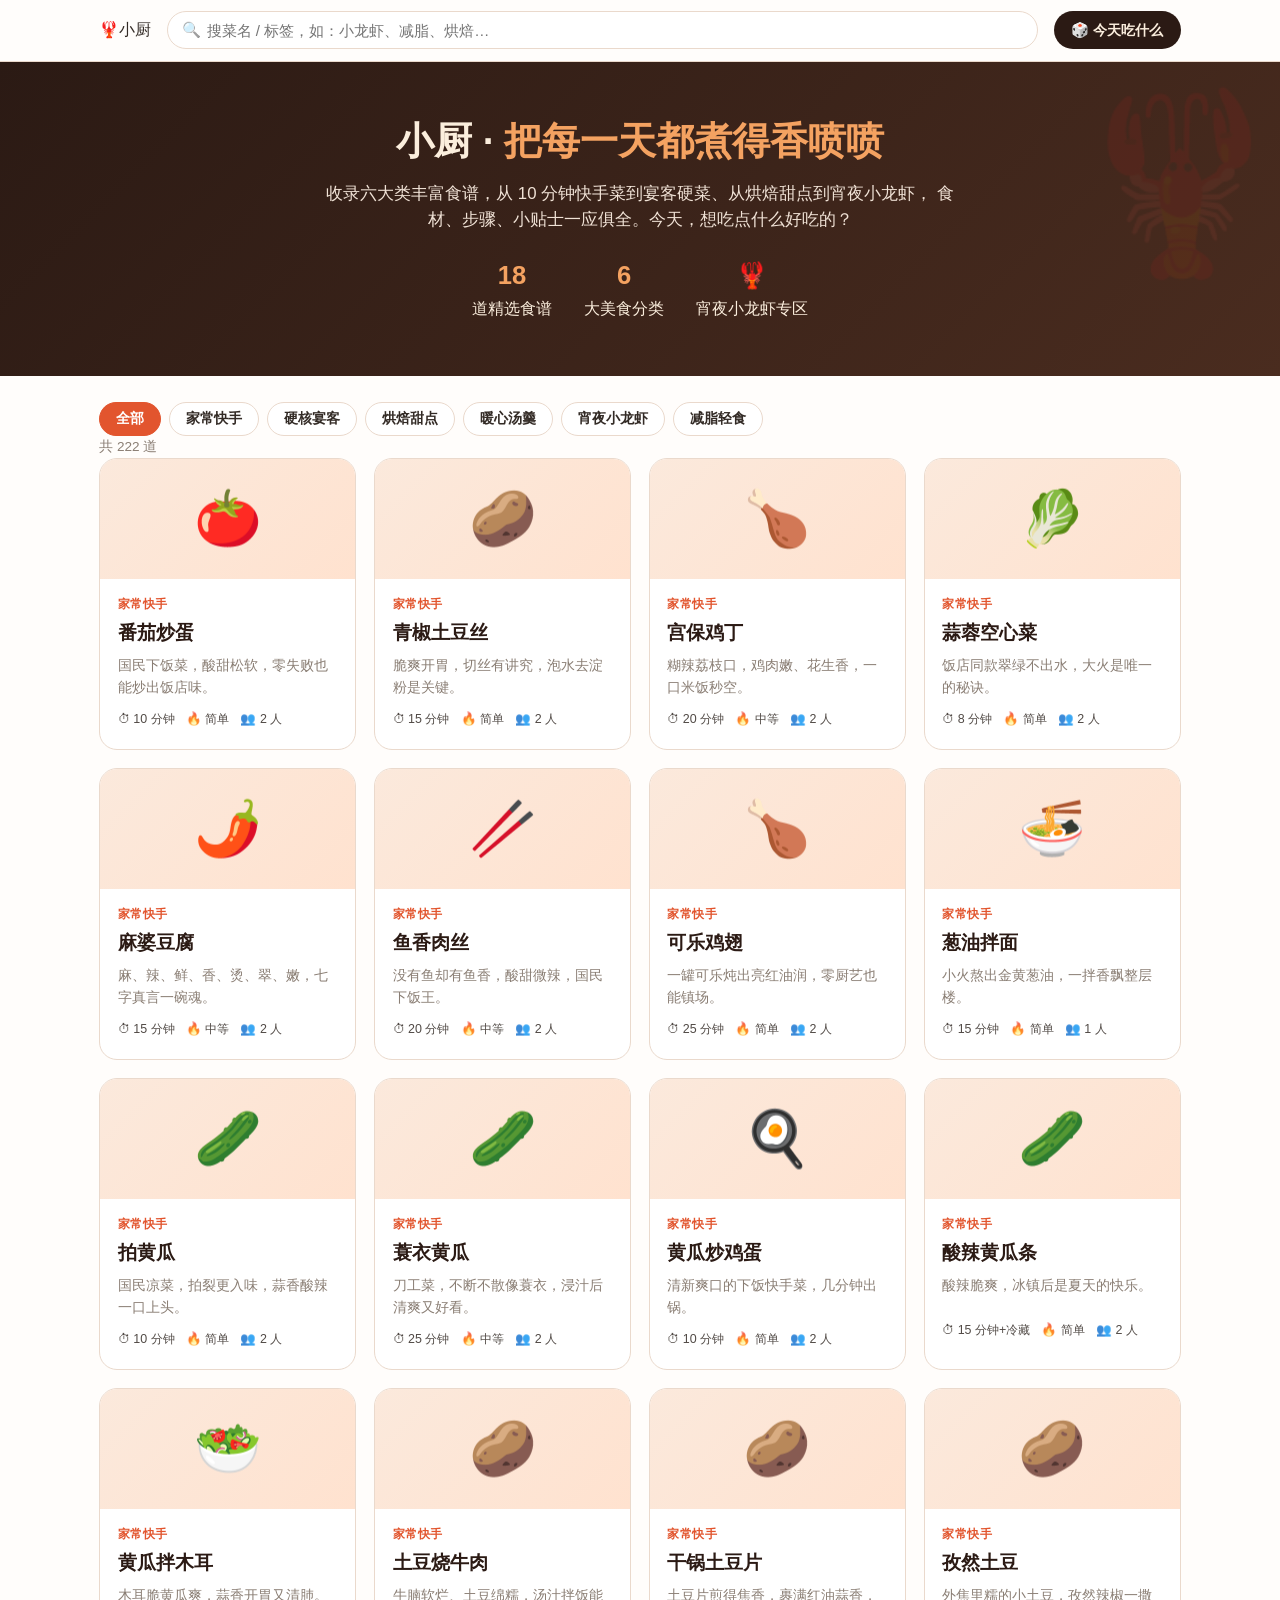
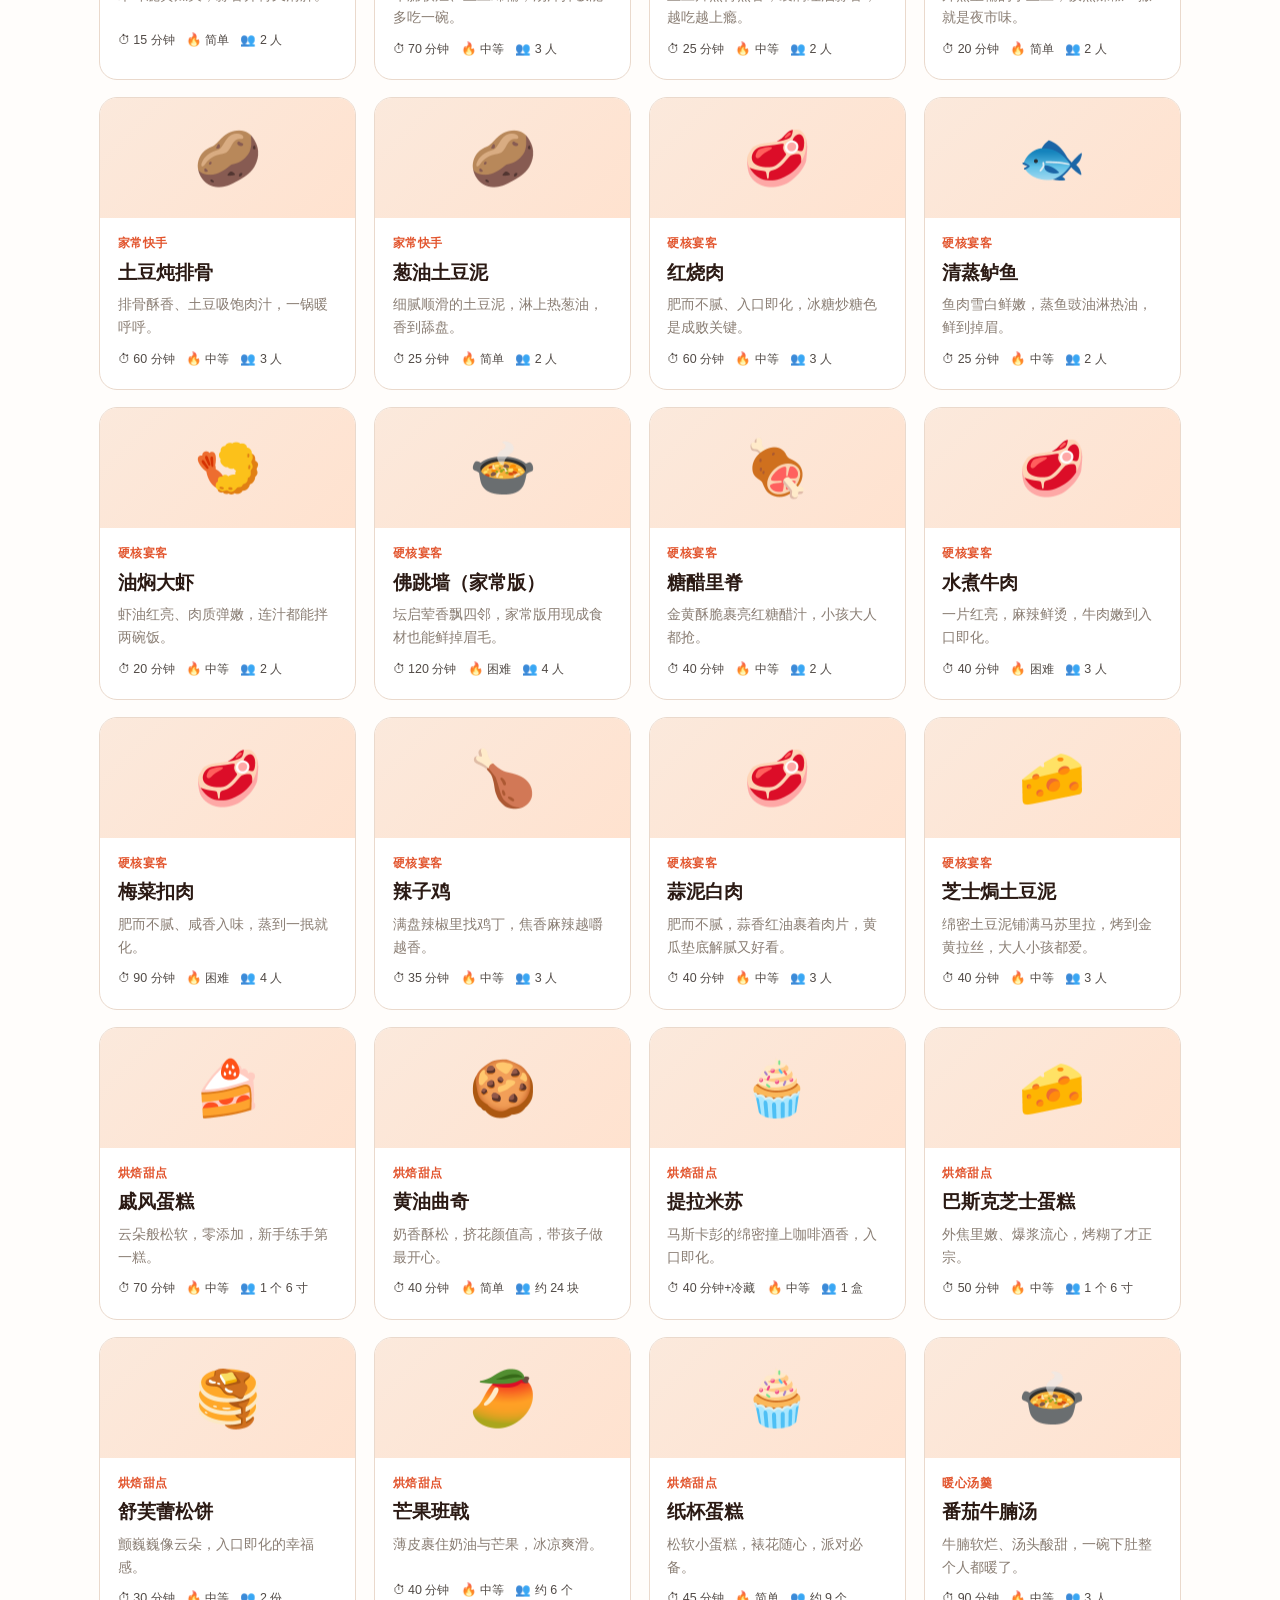
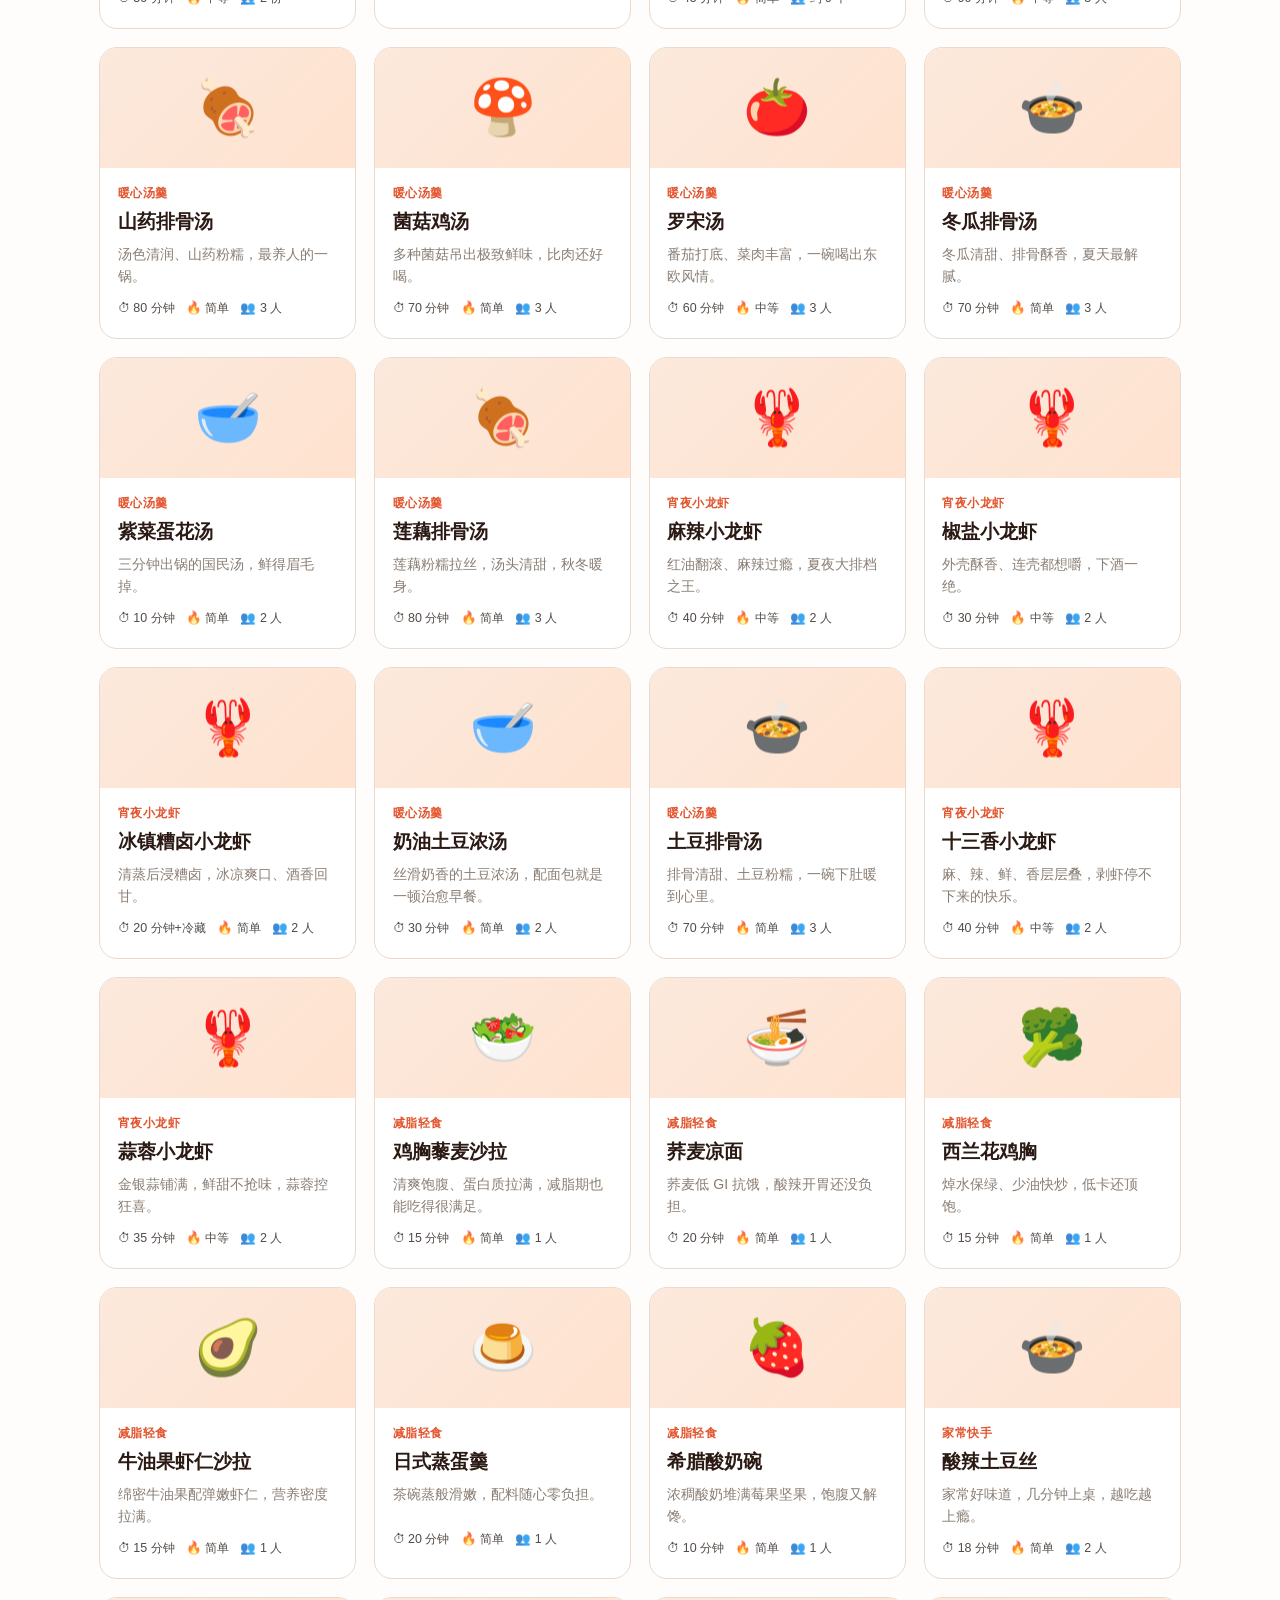
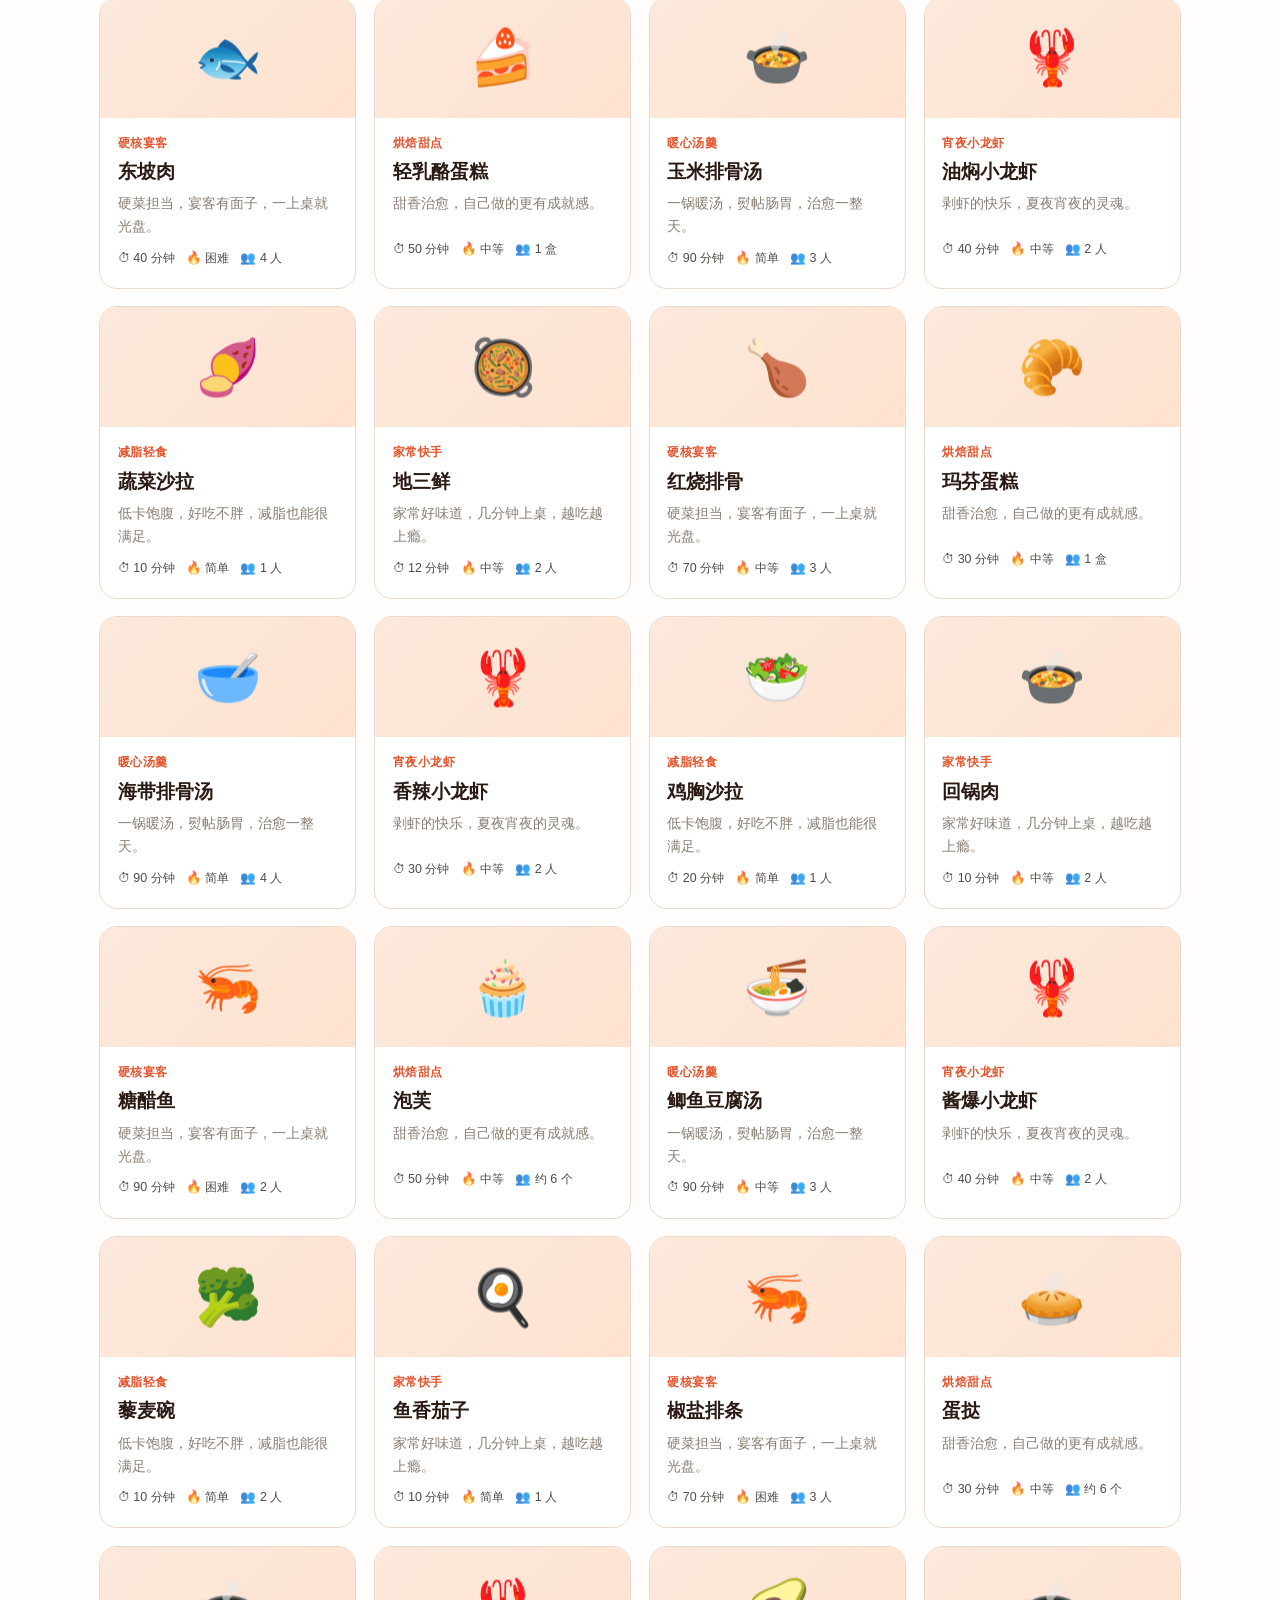
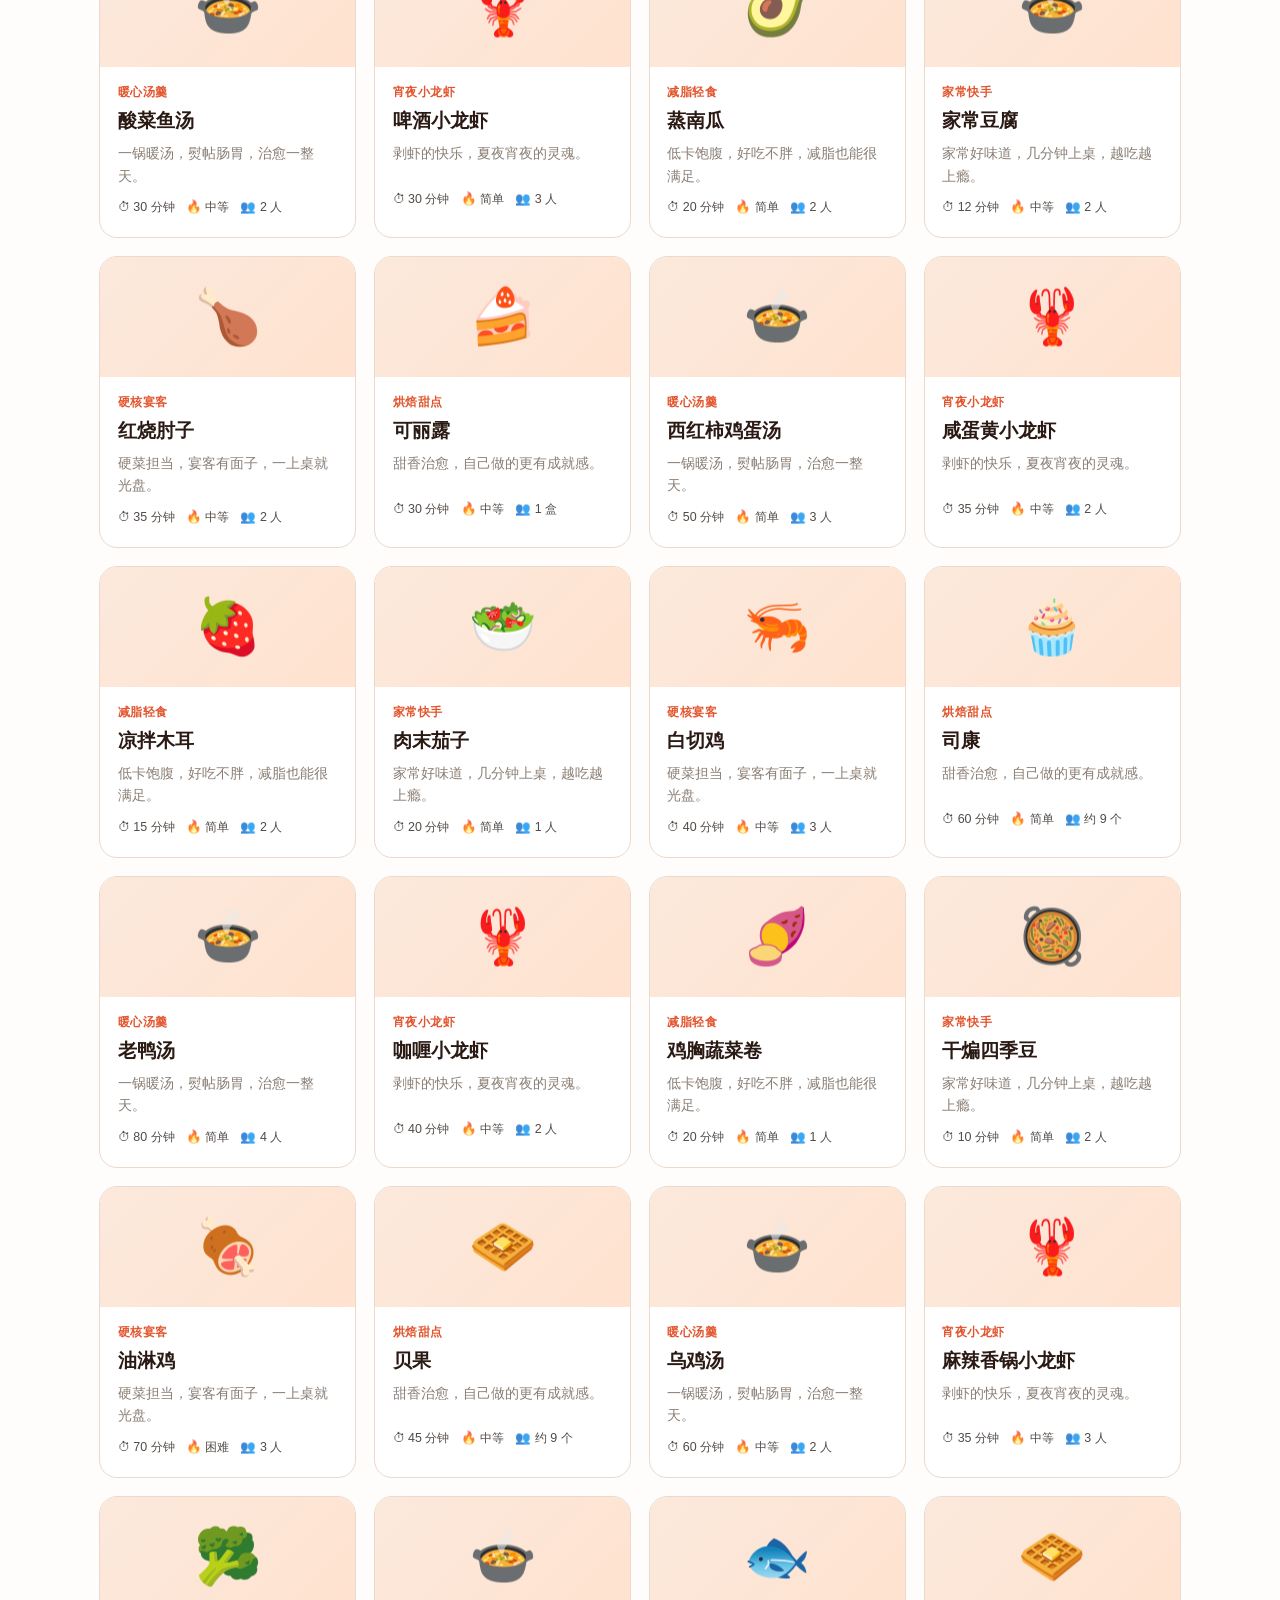
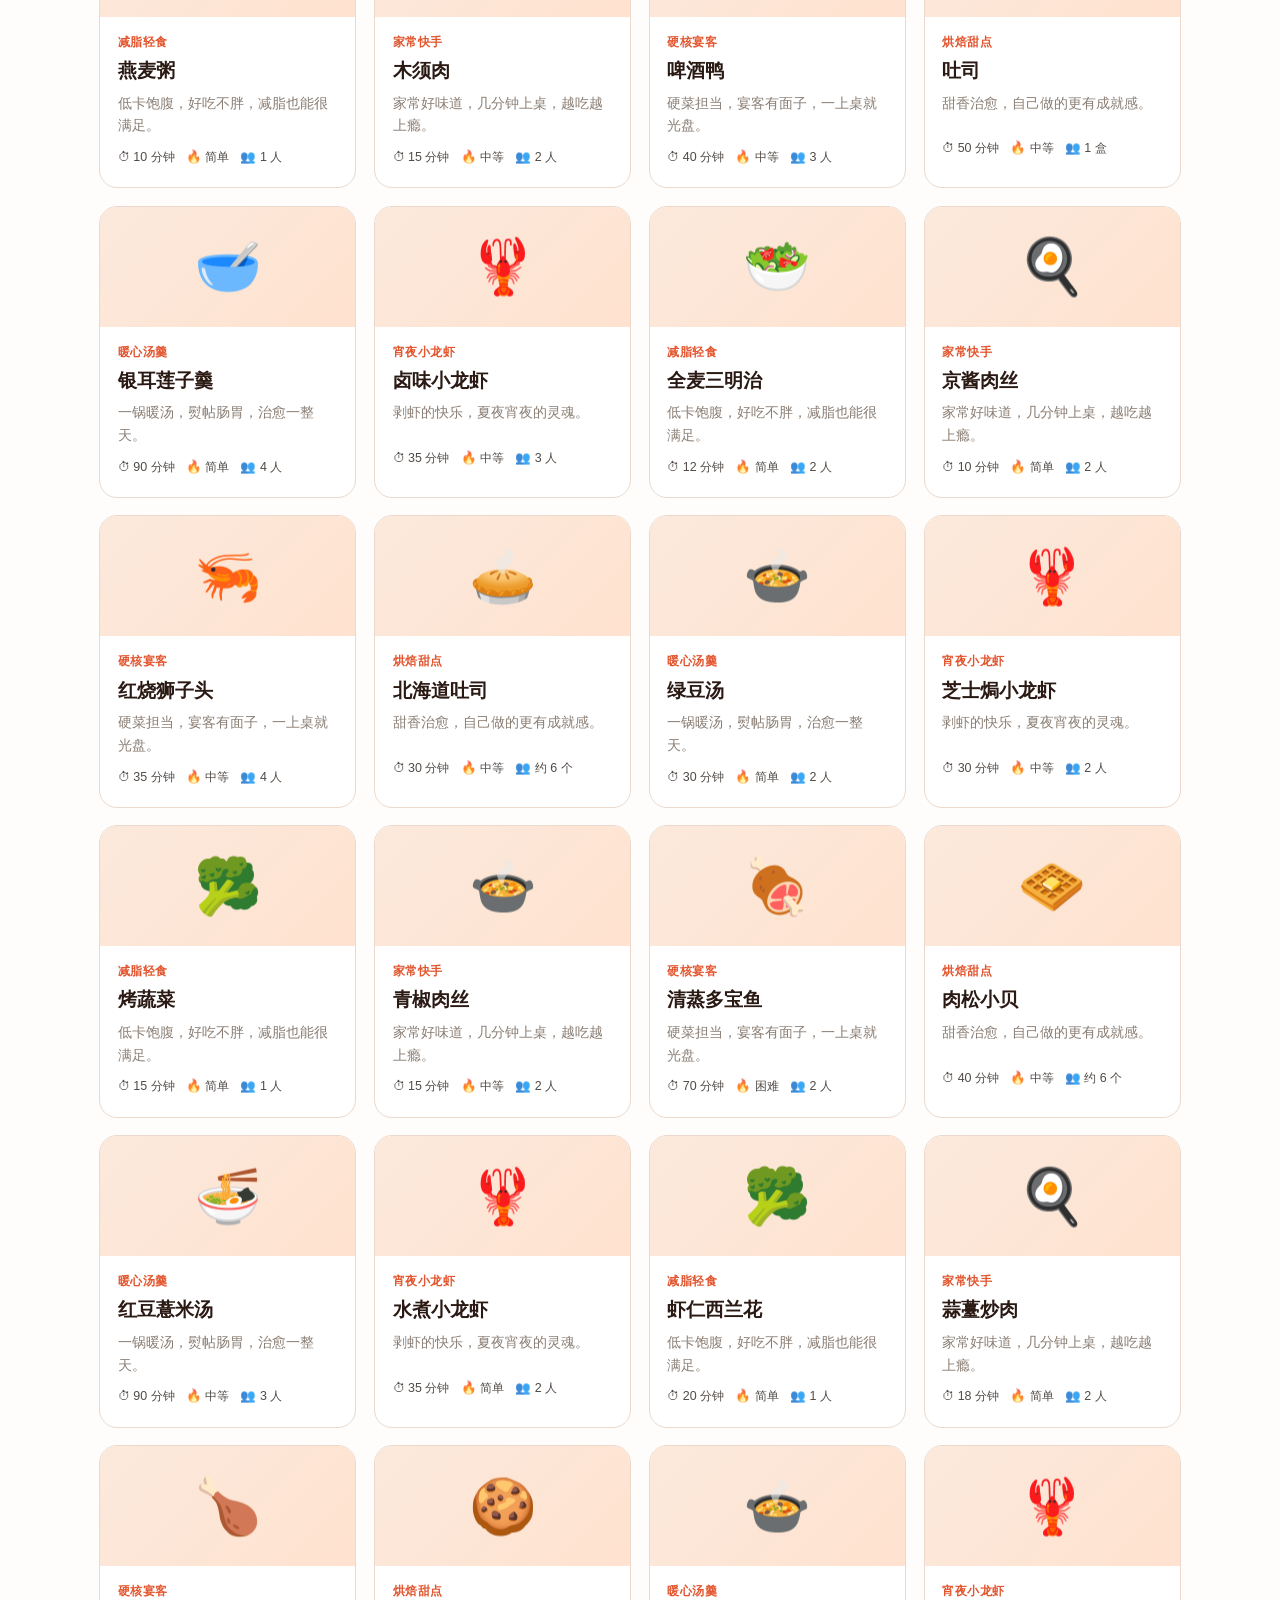
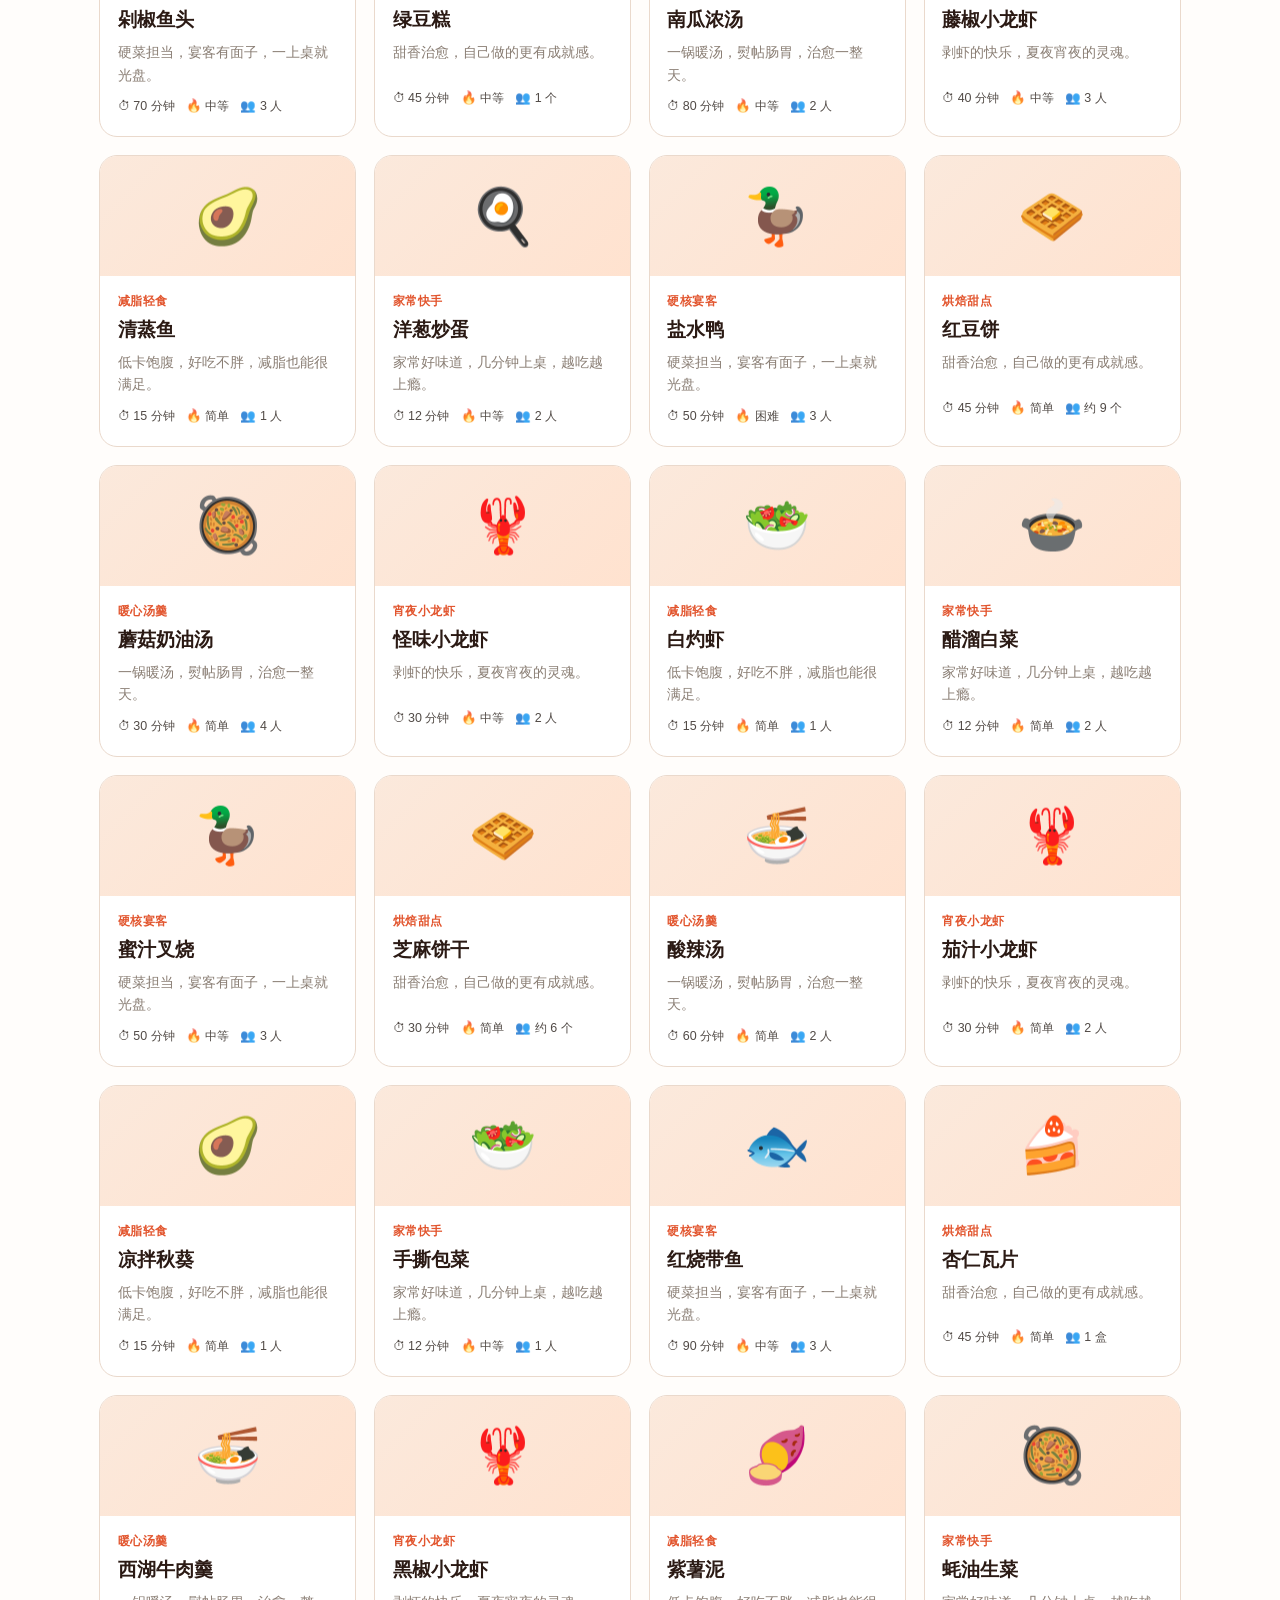
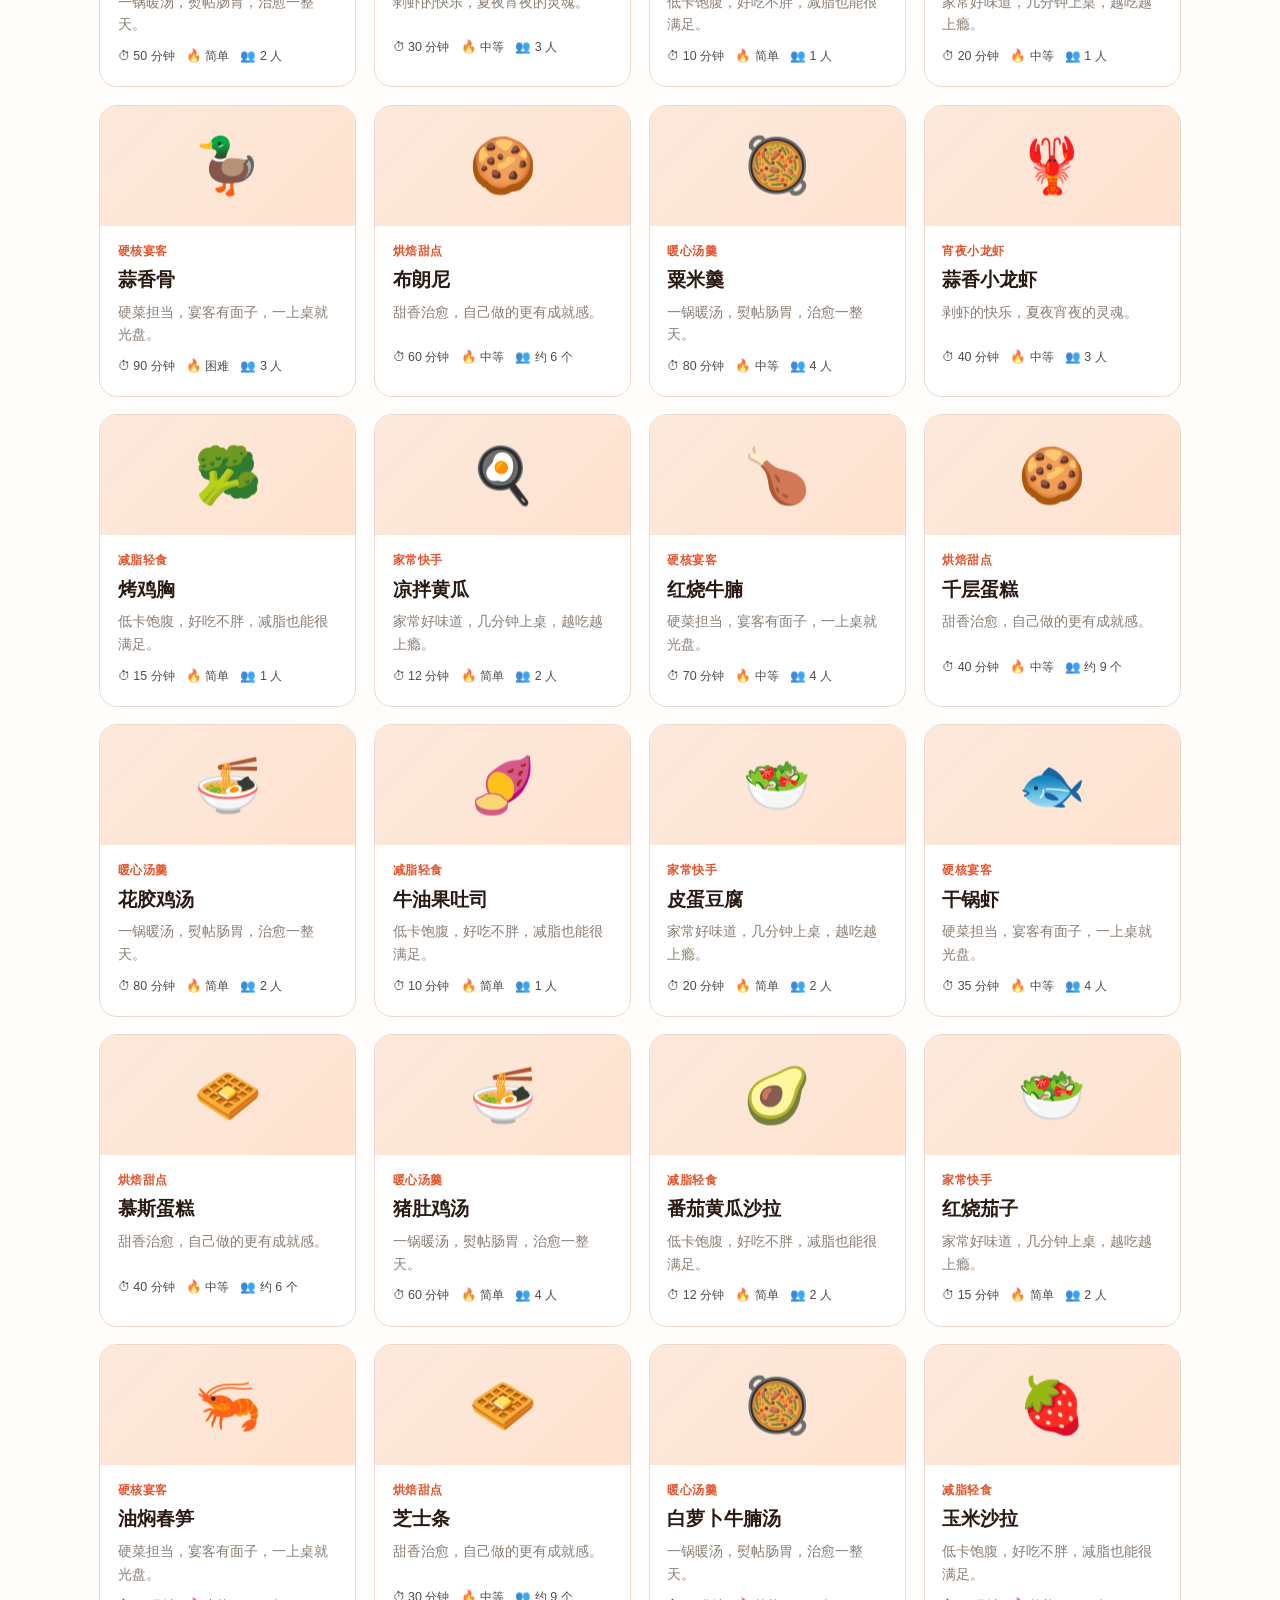
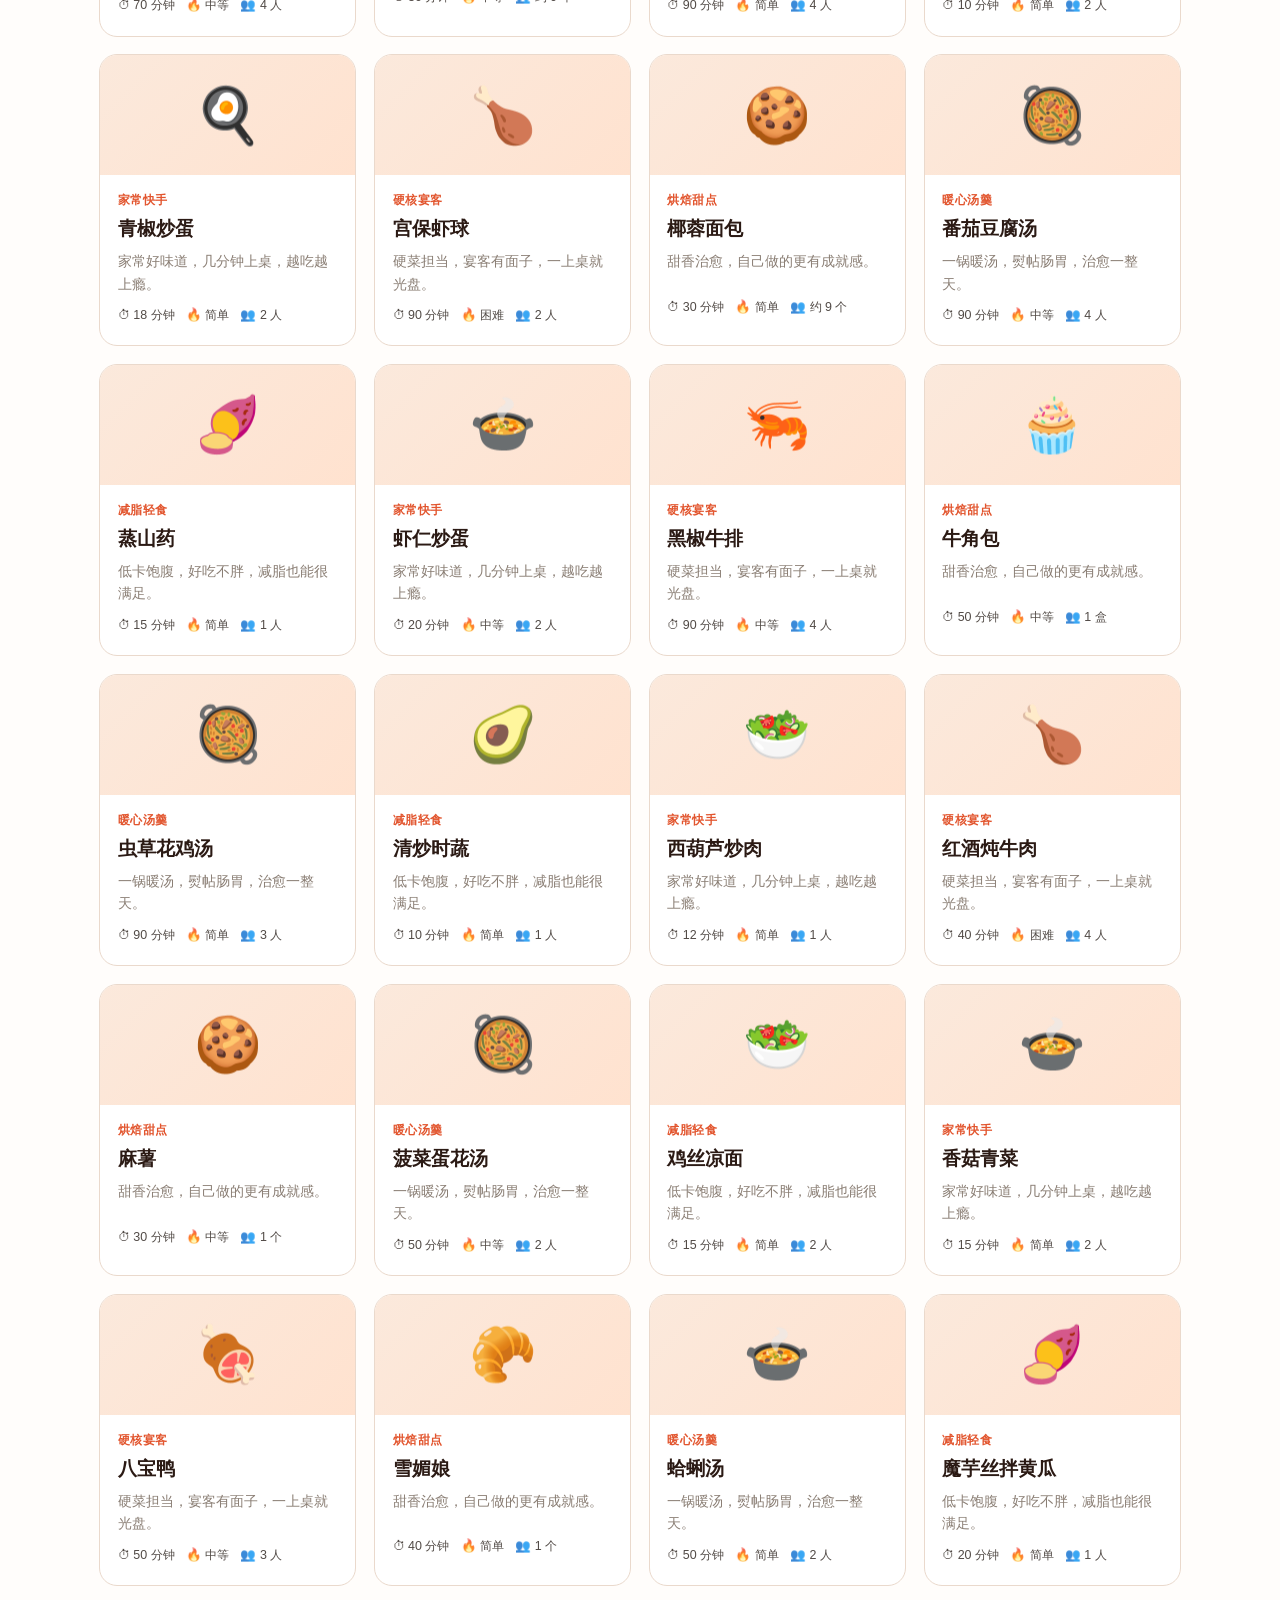
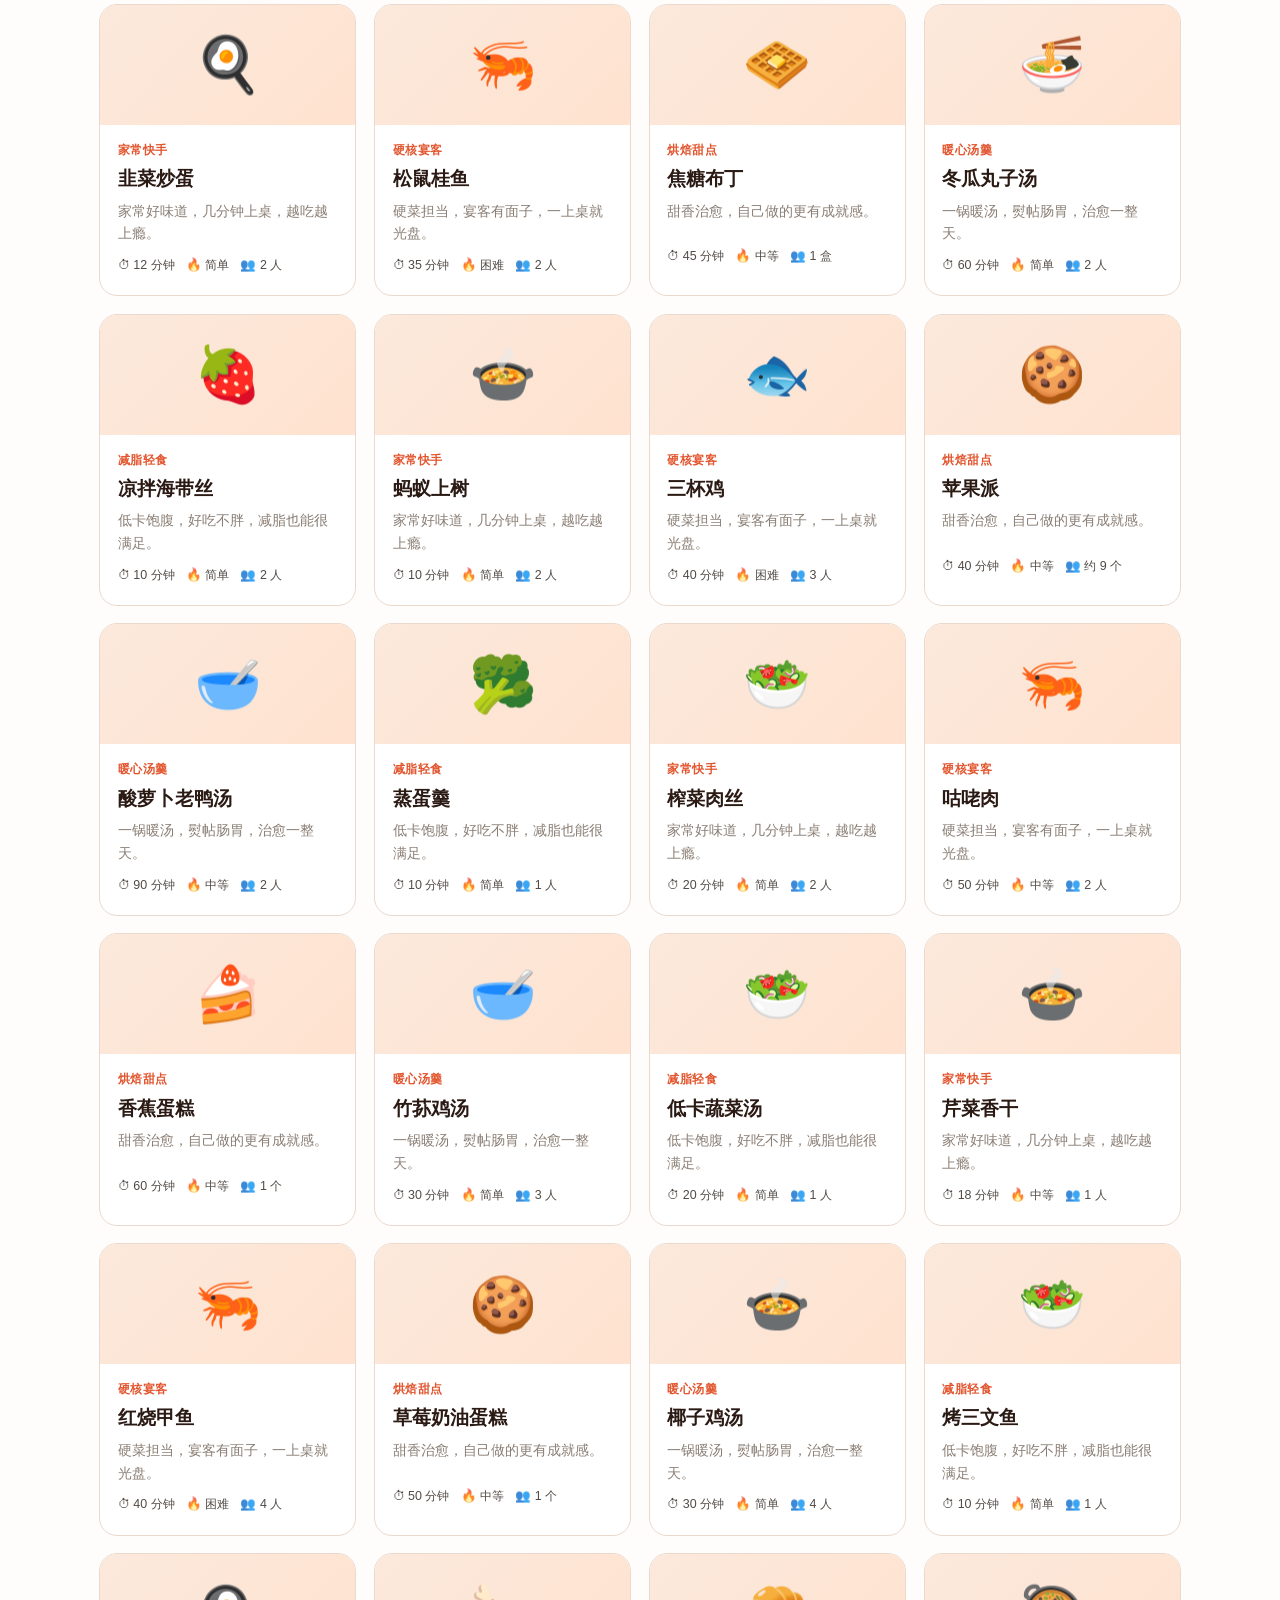
<file: xiaochu/index.html>
<!DOCTYPE html>
<html lang="zh-CN">
<head>
  <meta charset="UTF-8" />
  <meta name="viewport" content="width=device-width, initial-scale=1.0" />
  <title>小厨 · 丰富美味食谱</title>
  <meta name="description" content="小厨 —— 一个收录家常快手、硬核宴客、烘焙甜点、暖心汤羹、宵夜小龙虾与减脂轻食的食谱网站。" />
  <link rel="stylesheet" href="styles.css" />
</head>
<body>

  <header>
    <div class="bar">
      <div class="logoo"><span class="mark">🦞</span>小厨</div>
      <div class="search"><input id="search" type="text" placeholder="搜菜名 / 标签，如：小龙虾、减脂、烘焙…" /></div>
      <button id="random">🎲 今天吃什么</button>
    </div>
  </header>

  <section class="hero">
    <h1>小厨 · <span class="accent">把每一天都煮得香喷喷</span></h1>
    <p>收录六大类丰富食谱，从 10 分钟快手菜到宴客硬菜、从烘焙甜点到宵夜小龙虾，
       食材、步骤、小贴士一应俱全。今天，想吃点什么好吃的？</p>
    <div class="stats">
      <div><b id="stat-n">18</b>道精选食谱</div>
      <div><b>6</b>大美食分类</div>
      <div><b>🦞</b>宵夜小龙虾专区</div>
    </div>
  </section>

  <main>
    <div class="tool-bar">
      <div id="chips"></div>
      <div id="count"></div>
    </div>
    <div id="grid"></div>
  </main>

  <footer>
    <p><b>小厨</b> · 一个关于「好吃」的食谱小站　|　点击任意食谱查看完整做法</p>
    <p style="margin-top:.4rem;opacity:.8">内容为料理示例，实际烹饪请注意火候与食材安全 🔥</p>
  </footer>

  <!-- 食谱详情弹窗 -->
  <div id="modal">
    <div class="modal-box">
      <div class="m-head">
        <button class="m-close" aria-label="关闭">×</button>
        <div class="emoji" id="m-emoji">🍳</div>
        <div class="m-cat" id="m-cat"></div>
        <h2 id="m-name"></h2>
        <div class="m-meta" id="m-meta"></div>
      </div>
      <div class="m-tags" id="m-tags"></div>
      <div class="m-body">
        <h4>🧺 食材清单</h4>
        <ul id="m-ing"></ul>
        <h4>👩‍🍳 做法步骤</h4>
        <ul id="m-step"></ul>
        <h4>💡 小贴士</h4>
        <ul id="m-tips"></ul>
      </div>
      <div class="m-foot">小厨 · 愿你每次下厨都开心，每次开饭都满足。</div>
    </div>
  </div>

  <script src="data.js"></script>
  <script src="app.js"></script>
</body>
</html>
</file>
<file: moon-courier/style.css>
/* 月球快递员 M1 原型 - 基础样式 */
* { margin: 0; padding: 0; box-sizing: border-box; }
html, body { width: 100%; height: 100%; overflow: hidden; background: #05070d; font-family: -apple-system, "PingFang SC", "Microsoft YaHei", sans-serif; color: #fff; user-select: none; -webkit-tap-highlight-color: transparent; }
#game-canvas { display: block; width: 100%; height: 100%; touch-action: none; }

/* HUD */
#hud { position: fixed; inset: 0; pointer-events: none; z-index: 10; }
#hud-top { position: absolute; top: 16px; left: 16px; right: 16px; display: flex; gap: 16px; align-items: flex-start; }
.hud-item { background: rgba(10,18,32,0.55); backdrop-filter: blur(6px); padding: 8px 14px; border-radius: 10px; border: 1px solid rgba(183,154,74,0.35); font-size: 15px; }
.hud-label { color: #b8c4d6; font-size: 11px; margin-right: 6px; }
.hud-unit { color: #b8c4d6; font-size: 11px; margin-left: 2px; }
#hud-distance, #hud-dust { color: #f7ecc8; font-weight: 700; font-size: 18px; }
#hud-combo { color: #ffd76a; font-weight: 800; font-size: 18px; text-shadow: 0 0 12px rgba(255,215,106,0.6); }

/* 蓄力条 */
#charge-bar { position: absolute; top: 70px; left: 50%; transform: translateX(-50%); width: 240px; height: 8px; background: rgba(10,18,32,0.55); border-radius: 6px; border: 1px solid rgba(183,154,74,0.35); overflow: hidden; opacity: 0; transition: opacity 0.15s; }
#charge-bar.active { opacity: 1; }
#charge-fill { height: 100%; width: 0%; background: linear-gradient(90deg, #b79a4a, #ffd76a); border-radius: 6px; transition: width 0.05s linear; }

#hud-hint { position: absolute; bottom: 20px; left: 50%; transform: translateX(-50%); font-size: 13px; color: rgba(255,255,255,0.55); background: rgba(10,18,32,0.4); padding: 6px 14px; border-radius: 20px; }
#pause-btn { position: absolute; bottom: 16px; right: 16px; width: 42px; height: 42px; border-radius: 50%; background: rgba(20,30,48,0.6); border: 1px solid rgba(183,154,74,0.5); color: #ffd76a; font-size: 17px; line-height: 42px; text-align: center; cursor: pointer; pointer-events: auto; user-select: none; -webkit-tap-highlight-color: transparent; transition: transform 0.12s, background 0.12s; }
#pause-btn:hover { background: rgba(36,50,76,0.85); }
#pause-btn:active { transform: scale(0.92); }
#pause-screen .btn-primary, #pause-screen .btn-secondary { margin: 6px 4px 0; }

/* 遮罩页 */
.overlay { position: fixed; inset: 0; z-index: 20; display: flex; align-items: center; justify-content: center; background: radial-gradient(ellipse at center, rgba(10,18,32,0.85), rgba(5,7,13,0.95)); backdrop-filter: blur(4px); }
.panel { text-align: center; padding: 40px 48px; background: rgba(15,25,40,0.7); border: 1px solid rgba(183,154,74,0.4); border-radius: 16px; box-shadow: 0 8px 40px rgba(0,0,0,0.5); max-width: 420px; }
.panel h1 { font-size: 32px; color: #ffd76a; margin-bottom: 8px; letter-spacing: 2px; }
.panel h2 { font-size: 22px; color: #ffd76a; margin-bottom: 14px; }
.subtitle { color: #b8c4d6; font-size: 14px; margin-bottom: 18px; }
.tip { color: #8a99b3; font-size: 13px; line-height: 1.7; margin-bottom: 24px; }
.death-quote { color: #ffd76a; font-size: 15px; font-style: italic; margin-bottom: 20px; padding: 12px 16px; background: rgba(183,154,74,0.1); border-left: 3px solid #b79a4a; border-radius: 6px; text-align: left; }
.death-stats { display: flex; gap: 32px; justify-content: center; margin-bottom: 24px; }
.death-stats .num { display: block; font-size: 28px; font-weight: 800; color: #fff; }
.death-stats .lbl { font-size: 12px; color: #8a99b3; }
.death-tip { font-size: 11px; color: #6b7a90; margin-top: 14px; }

.btn-primary { display: inline-block; padding: 14px 40px; font-size: 16px; font-weight: 700; color: #1a1208; background: linear-gradient(135deg, #ffd76a, #b79a4a); border: none; border-radius: 30px; cursor: pointer; transition: transform 0.15s, box-shadow 0.15s; font-family: inherit; letter-spacing: 1px; pointer-events: auto; }
.btn-primary:hover { transform: translateY(-2px); box-shadow: 0 6px 20px rgba(255,215,106,0.4); }
.btn-primary:active { transform: translateY(0); }

/* lil-gui 字体适配 */
.lil-gui { --font-family: -apple-system, "PingFang SC", "Microsoft YaHei", sans-serif !important; }

/* ========== M2：弹字层 ========== */
#pop-layer { position: fixed; inset: 0; pointer-events: none; z-index: 15; overflow: hidden; }

/* Perfect 弹字（屏幕中部） */
.pop-perfect {
  position: absolute; left: 50%; top: 34%;
  transform: translate(-50%, 0) scale(0.5);
  font-size: 34px; font-weight: 900; color: #ffd76a;
  text-shadow: 0 0 18px rgba(255,215,106,0.8), 0 2px 4px rgba(0,0,0,0.5);
  letter-spacing: 4px;
  animation: pop-perfect-anim 0.9s ease-out forwards;
}
@keyframes pop-perfect-anim {
  0%   { transform: translate(-50%, 0) scale(0.4); opacity: 0; }
  20%  { transform: translate(-50%, -10px) scale(1.25); opacity: 1; }
  35%  { transform: translate(-50%, -14px) scale(1); }
  100% { transform: translate(-50%, -60px) scale(1); opacity: 0; }
}

/* 月尘收益弹出（兔子头顶） */
.pop-dust {
  position: absolute; left: 50%; top: 56%;
  transform: translate(-50%, 0);
  font-size: 22px; font-weight: 800; color: #f7ecc8;
  text-shadow: 0 1px 3px rgba(0,0,0,0.6);
  animation: pop-dust-anim 0.95s ease-out forwards;
}
.pop-dust.perfect { color: #ffd76a; text-shadow: 0 0 14px rgba(255,215,106,0.7), 0 1px 3px rgba(0,0,0,0.6); font-size: 26px; }
@keyframes pop-dust-anim {
  0%   { transform: translate(-50%, 10px) scale(0.6); opacity: 0; }
  18%  { transform: translate(-50%, -2px) scale(1.15); opacity: 1; }
  100% { transform: translate(-50%, -46px) scale(1); opacity: 0; }
}

/* ========== M2：连击档位 ========== */
#hud-combo-wrap[data-level="1"] #hud-combo { color: #ffd76a; text-shadow: 0 0 10px rgba(255,215,106,0.5); }
#hud-combo-wrap[data-level="2"] #hud-combo { color: #ffb347; font-size: 22px; text-shadow: 0 0 14px rgba(255,179,71,0.7); }
#hud-combo-wrap[data-level="3"] #hud-combo { color: #ff7a45; font-size: 25px; text-shadow: 0 0 18px rgba(255,122,69,0.9); animation: combo-burn 0.6s ease-in-out infinite alternate; }
@keyframes combo-burn { from { text-shadow: 0 0 12px rgba(255,122,69,0.6); } to { text-shadow: 0 0 24px rgba(255,215,106,1); } }

/* ========== M2：全息百科卡 ========== */
#codex-layer { position: fixed; top: 14%; right: 18px; width: 280px; pointer-events: none; z-index: 16; display: flex; flex-direction: column; align-items: flex-end; gap: 10px; }

.codex-card {
  --rc: #ffd76a; --rc-bg: rgba(255,215,106,0.15); --rc-border: rgba(255,215,106,0.6);
  position: relative; width: 100%;
  padding: 14px 16px;
  background: linear-gradient(145deg, rgba(12,20,36,0.88), rgba(18,28,48,0.92));
  border: 1px solid var(--rc-border);
  border-radius: 12px;
  box-shadow: 0 4px 22px rgba(0,0,0,0.45), inset 0 0 24px var(--rc-bg);
  backdrop-filter: blur(6px);
  animation: codex-in 0.35s cubic-bezier(0.2, 0.9, 0.3, 1.2) forwards;
}
.codex-card.out { animation: codex-out 0.55s ease-in forwards; }
.codex-card.perfect { border-color: #ffd76a; box-shadow: 0 4px 26px rgba(255,215,106,0.35), inset 0 0 26px rgba(255,215,106,0.12); }
.codex-card.perfect::after {
  content: 'PERFECT'; position: absolute; top: -9px; right: 10px;
  font-size: 10px; font-weight: 900; letter-spacing: 1px; color: #1a1208;
  background: linear-gradient(135deg, #ffd76a, #b79a4a);
  padding: 2px 8px; border-radius: 8px;
}
@keyframes codex-in { from { transform: translateX(60px) scale(0.9); opacity: 0; } to { transform: none; opacity: 1; } }
@keyframes codex-out { to { transform: translateX(40px) scale(0.92); opacity: 0; } }

.codex-rarity { display: inline-block; padding: 2px 10px; border-radius: 10px; font-size: 11px; font-weight: 700; margin-bottom: 8px; letter-spacing: 2px; }
.codex-name { font-size: 19px; font-weight: 800; color: #fff; margin-bottom: 6px; letter-spacing: 1px; text-shadow: 0 0 12px var(--rc-bg); }
.codex-text { font-size: 12.5px; color: #b8c4d6; line-height: 1.65; margin-bottom: 8px; }
.codex-dust { font-size: 13px; font-weight: 700; color: var(--rc); }

/* 简版角标（已收集过的坑） */
.codex-badge {
  padding: 5px 12px;
  background: rgba(12,20,36,0.85);
  border: 1px solid var(--rc-border, rgba(138,153,179,0.5));
  border-radius: 16px;
  font-size: 12px; color: var(--rc, #b8c4d6); font-weight: 600;
  animation: codex-in 0.3s ease-out forwards;
}
.codex-badge.out { animation: codex-out 0.45s ease-in forwards; }
.codex-badge.perfect { color: #ffd76a; border-color: rgba(255,215,106,0.6); }

@media (max-width: 600px) {
  #codex-layer { width: 210px; right: 10px; top: 12%; }
  .codex-name { font-size: 16px; }
  .codex-text { font-size: 11px; }
  .pop-perfect { font-size: 26px; }
}

/* ========== M3：页面与菜单 ========== */
.overlay { z-index: 30; }
.panel-wide { max-width: 720px; width: calc(100% - 32px); max-height: 92vh; overflow-y: auto; }
.panel h2 { color: #ffd76a; font-size: 20px; margin-bottom: 16px; letter-spacing: 1px; }
.btn-secondary { display: inline-block; padding: 10px 24px; font-size: 14px; font-weight: 600; color: #c9d4e8; background: rgba(40,54,80,0.6); border: 1px solid rgba(183,154,74,0.35); border-radius: 22px; cursor: pointer; font-family: inherit; transition: all 0.15s; pointer-events: auto; }
.btn-secondary:hover { color: #fff; background: rgba(50,66,96,0.8); }
.btn-sm { padding: 9px 18px; font-size: 13px; margin: 4px 4px 0 0; }
.btn-gold { background: linear-gradient(135deg, #ffd76a, #e8b93f); }

/* 首启引导 */
.setup-row { display: flex; align-items: center; gap: 12px; margin-bottom: 18px; }
.setup-label { font-size: 14px; color: #b8c4d6; text-align: left; margin-bottom: 10px; }
.setup-row .setup-label { margin-bottom: 0; white-space: nowrap; }
#nickname-input { flex: 1; padding: 12px 16px; font-size: 15px; color: #fff; background: rgba(15,25,40,0.8); border: 1px solid rgba(183,154,74,0.4); border-radius: 10px; outline: none; font-family: inherit; }
#nickname-input:focus { border-color: #ffd76a; }
#nickname-input::placeholder { color: #5a6a85; }

/* 角色卡网格（13 枚） */
.char-grid { display: grid; grid-template-columns: repeat(5, 1fr); gap: 10px; margin: 8px 0 20px; }
.char-card { position: relative; padding: 12px 8px 10px; background: rgba(15,25,40,0.75); border: 1px solid rgba(100,115,145,0.35); border-radius: 12px; cursor: pointer; transition: all 0.15s; text-align: center; }
.char-card:hover { border-color: rgba(183,154,74,0.7); transform: translateY(-2px); }
.char-card.selected { border-color: #ffd76a; background: rgba(60,50,25,0.55); box-shadow: 0 0 16px rgba(255,215,106,0.3); }
.char-card.selected::after { content: '✓ 已选'; position: absolute; top: -8px; right: 6px; font-size: 10px; color: #1a1208; background: #ffd76a; padding: 1px 7px; border-radius: 8px; font-weight: 700; }
.char-card.guest { border-style: dashed; }
.char-card.guest::before { content: '特邀'; position: absolute; top: -8px; left: 6px; font-size: 10px; color: #ffd76a; border: 1px solid #ffd76a; padding: 0 6px; border-radius: 8px; }
.char-emoji { font-size: 30px; line-height: 1.3; }
.char-name { font-size: 14px; font-weight: 800; color: #fff; margin-top: 4px; }
.char-tag { font-size: 10.5px; color: #8a99b3; margin-top: 2px; line-height: 1.4; }
.char-perk { font-size: 10.5px; color: #d9bf77; margin-top: 4px; }

/* 主菜单 */
.menu-courier { display: flex; align-items: center; gap: 14px; padding: 14px 18px; margin: 0 0 20px; background: rgba(15,25,40,0.6); border: 1px solid rgba(183,154,74,0.3); border-radius: 14px; text-align: left; }
.menu-avatar { font-size: 40px; }
.menu-nick { font-size: 18px; font-weight: 800; color: #ffd76a; }
.menu-char { font-size: 13px; color: #b8c4d6; margin-top: 2px; }
.menu-dust { font-size: 12px; color: #8a99b3; margin-top: 2px; }
.menu-btns { display: flex; flex-wrap: wrap; gap: 10px; justify-content: center; }
.char-btns { display: flex; gap: 10px; justify-content: center; }

/* 关卡选择 */
.level-grid { display: grid; grid-template-columns: repeat(3, 1fr); gap: 14px; margin-bottom: 18px; }
.level-card { padding: 16px 14px; background: rgba(15,25,40,0.75); border: 1px solid rgba(100,115,145,0.35); border-radius: 14px; text-align: left; transition: all 0.15s; }
.level-card:not(.locked):hover { border-color: rgba(255,215,106,0.6); transform: translateY(-2px); }
.level-card.locked { opacity: 0.45; filter: grayscale(0.6); }
.lv-head { display: flex; justify-content: space-between; align-items: center; margin-bottom: 8px; }
.lv-id { font-size: 12px; color: #8a99b3; }
.lv-stars { font-size: 15px; color: #4a5570; letter-spacing: 2px; }
.lv-stars .on, .level-card .lv-stars { color: #ffd76a; }
.lv-name { font-size: 16px; font-weight: 800; color: #fff; }
.lv-sub { font-size: 11.5px; color: #b79a4a; margin: 4px 0 6px; }
.lv-meta { font-size: 11px; color: #6b7a90; }
.lv-post { font-size: 11px; color: #7ee08a; margin-top: 4px; }
.lv-locked-tip { font-size: 11px; color: #6b7a90; margin-top: 6px; }

/* 通关结算 */
.clear-stars { font-size: 44px; letter-spacing: 10px; margin: 6px 0 12px; color: #3a4560; }
.clear-stars .on { color: #ffd76a; text-shadow: 0 0 20px rgba(255,215,106,0.6); animation: star-pop 0.5s ease-out backwards; }
.clear-stars .on:nth-child(2) { animation-delay: 0.18s; }
.clear-stars .on:nth-child(3) { animation-delay: 0.36s; }
@keyframes star-pop { from { transform: scale(0); } to { transform: scale(1); } }
.clear-detail { font-size: 14px; color: #b8c4d6; line-height: 2; margin-bottom: 10px; }
.clear-detail .ok { color: #7ee08a; }
.clear-detail .miss { color: #6b7a90; }
.clear-dust { font-size: 16px; font-weight: 800; color: #ffd76a; margin-bottom: 18px; }

/* HUD 提示 toast */
.hud-toast { position: absolute; left: 50%; top: 20%; transform: translateX(-50%); padding: 10px 22px; background: rgba(12,20,36,0.85); border: 1px solid rgba(255,215,106,0.5); border-radius: 20px; font-size: 15px; font-weight: 700; color: #ffd76a; animation: codex-in 0.3s ease-out; }
.hud-toast.out { animation: codex-out 0.4s ease-in forwards; }

/* 关卡开场横幅 */
#level-intro { position: fixed; top: 26%; left: 0; right: 0; text-align: center; z-index: 18; pointer-events: none; opacity: 0; transform: translateY(-14px); transition: all 0.45s cubic-bezier(0.2,0.9,0.3,1.1); }
#level-intro.show { opacity: 1; transform: none; }
#level-intro .intro-name { font-size: 34px; font-weight: 900; color: #ffd76a; text-shadow: 0 2px 20px rgba(0,0,0,0.6), 0 0 30px rgba(255,215,106,0.4); letter-spacing: 6px; }
#level-intro .intro-sub { font-size: 15px; color: #d9e4f4; margin-top: 10px; text-shadow: 0 1px 8px rgba(0,0,0,0.7); }

@media (max-width: 600px) {
  .char-grid { grid-template-columns: repeat(3, 1fr); }
  .level-grid { grid-template-columns: 1fr; }
  .menu-btns .btn-secondary, .menu-btns .btn-primary { width: 100%; }
}

/* ========== M4：氧气条/每日计时 ========== */
#oxygen-bar { position: absolute; top: 64px; left: 50%; transform: translateX(-50%); width: 260px; height: 10px; background: rgba(10,18,32,0.55); border-radius: 6px; border: 1px solid rgba(122,168,232,0.4); overflow: hidden; }
#oxygen-fill { height: 100%; width: 100%; background: linear-gradient(90deg, #4aa8e8, #7ee0ff); border-radius: 6px; transition: width 0.2s; }
.oxy-label { position: absolute; right: -44px; top: -3px; font-size: 11px; color: #7ab5e8; }
#daily-timer { color: #ffd76a; font-weight: 800; font-size: 17px; }
#daily-timer.urgent { color: #ff6a5e; animation: combo-burn 0.5s infinite alternate; }

/* ========== M4：结算/结果页 ========== */
.result-sub { font-size: 14px; color: #b8c4d6; margin: 8px 0 18px; font-style: italic; }
.menu-btns .btn-secondary, .menu-btns .btn-primary { margin: 4px; }

/* ========== M4：图鉴页 ========== */
.codex-page-grid { display: flex; flex-direction: column; gap: 12px; margin-bottom: 18px; min-height: 200px; }
.codex-book { display: flex; flex-direction: column; gap: 4px; padding: 16px 18px; background: rgba(15,25,40,0.75); border: 1px solid rgba(100,115,145,0.35); border-radius: 12px; cursor: pointer; transition: all 0.15s; }
.codex-book:hover { border-color: rgba(255,215,106,0.6); }
.codex-book.open-book { opacity: 0.8; }
.book-name { font-size: 17px; font-weight: 800; color: #ffd76a; }
.book-desc { font-size: 12.5px; color: #8a99b3; }
.book-count { font-size: 14px; font-weight: 700; color: #7ee08a; }
.codex-entry { padding: 12px 14px; background: rgba(15,25,40,0.6); border: 1px solid rgba(100,115,145,0.3); border-radius: 10px; }
.codex-entry.locked { opacity: 0.55; }
.ce-head { display: flex; align-items: center; gap: 8px; margin-bottom: 4px; }
.rarity-badge { font-size: 11px; padding: 1px 8px; border: 1px solid; border-radius: 8px; }
.ce-name { font-size: 15px; font-weight: 800; color: #fff; }
.ce-text { font-size: 12.5px; color: #b8c4d6; line-height: 1.6; }

/* ========== M4：成就页 ========== */
.achv-grid { display: grid; grid-template-columns: 1fr 1fr; gap: 10px; margin-bottom: 18px; }
.achv-item { display: flex; gap: 12px; align-items: center; padding: 12px 14px; background: rgba(15,25,40,0.7); border: 1px solid rgba(100,115,145,0.3); border-radius: 12px; }
.achv-item.got { border-color: rgba(255,215,106,0.55); background: rgba(60,50,25,0.35); }
.achv-icon { font-size: 26px; }
.achv-name { font-size: 14px; font-weight: 800; color: #fff; }
.achv-cond { font-size: 11.5px; color: #8a99b3; margin-top: 2px; }
.achv-reward { font-size: 11.5px; color: #d9bf77; margin-top: 2px; }

/* ========== M4：排行榜页 ========== */
.rank-body { margin-bottom: 18px; text-align: left; }
.rank-body h3 { font-size: 15px; color: #ffd76a; margin: 14px 0 8px; }
.rank-row { display: flex; align-items: center; gap: 10px; padding: 7px 12px; background: rgba(15,25,40,0.6); border-radius: 8px; margin-bottom: 6px; font-size: 13.5px; }
.rk-no { width: 24px; color: #ffd76a; font-weight: 800; }
.rk-char { font-size: 18px; }
.rk-nick { flex: 1; color: #e8e8f0; }
.rk-dist { font-weight: 700; color: #ffd76a; }
.rk-date { font-size: 11px; color: #6b7a90; }
.rank-empty { font-size: 13px; color: #6b7a90; padding: 10px; text-align: center; }

/* ========== M4：商店页 ========== */
.shop-dust { font-size: 15px; font-weight: 800; color: #ffd76a; margin-bottom: 14px; }
.shop-grid { display: flex; flex-direction: column; gap: 10px; margin-bottom: 18px; }
.shop-item { display: flex; align-items: center; gap: 14px; padding: 14px 16px; background: rgba(15,25,40,0.7); border: 1px solid rgba(100,115,145,0.3); border-radius: 12px; }
.shop-icon { font-size: 28px; }
.shop-body { flex: 1; text-align: left; }
.shop-name { font-size: 15px; font-weight: 800; color: #fff; }
.shop-owned { font-size: 11px; color: #7ee08a; margin-left: 8px; }
.shop-desc { font-size: 12px; color: #8a99b3; margin-top: 3px; }
.shop-buy { padding: 9px 16px; border: none; border-radius: 18px; font-size: 13px; font-weight: 700; color: #1a1208; background: linear-gradient(135deg, #ffd76a, #b79a4a); cursor: pointer; font-family: inherit; white-space: nowrap; }
.shop-buy.disabled { background: rgba(100,115,145,0.35); color: #6b7a90; cursor: not-allowed; }

/* ========== M4：战报卡弹窗 ========== */
.card-modal-panel { text-align: center; }
#card-img { max-width: 100%; border-radius: 10px; border: 1px solid rgba(183,154,74,0.4); margin: 10px 0 16px; }

@media (max-width: 600px) {
  .achv-grid { grid-template-columns: 1fr; }
  #oxygen-bar { width: 190px; }
}

@media (max-width: 600px) {
  #hud-hint { font-size: 11px; bottom: 14px; }
  .panel { padding: 30px 24px; margin: 16px; }
  .panel h1 { font-size: 26px; }
  #charge-bar { width: 180px; }
}

/* ========== M5-3：存档备份框 ========== */
#backup-code { width: 100%; min-height: 100px; padding: 12px 14px; font-size: 12.5px; color: #e8e4f4; background: rgba(10,18,32,0.85); border: 1px solid rgba(183,154,74,0.4); border-radius: 10px; outline: none; font-family: Consolas, Menlo, monospace; word-break: break-all; margin-bottom: 16px; resize: vertical; }
#backup-code:focus { border-color: #ffd76a; }

/* ========== M5-2：移动端竖屏精细适配 ========== */
@media (max-width: 480px) and (orientation: portrait) {
  /* 刘海/底部安全区 */
  #hud-top { top: calc(14px + env(safe-area-inset-top)); left: 10px; right: 10px; gap: 8px; }
  #hud-hint { bottom: calc(12px + env(safe-area-inset-bottom)); font-size: 12px; }
  #charge-bar { top: calc(52px + env(safe-area-inset-top)); width: 150px; height: 7px; }
  #oxygen-bar { top: calc(48px + env(safe-area-inset-top)); width: 150px; height: 8px; }
  .oxy-label { right: -38px; }

  /* HUD 紧凑 */
  .hud-item { padding: 5px 10px; font-size: 13px; }
  #hud-distance, #hud-dust { font-size: 15px; }
  #hud-combo { font-size: 15px; }
  #daily-timer { font-size: 15px; }

  /* 弹层与面板 */
  #pop-layer { }
  .pop-perfect { font-size: 24px; }
  .pop-dust { font-size: 18px; }
  .pop-dust.perfect { font-size: 21px; }
  #codex-layer { width: calc(100% - 20px); right: 10px; top: 7%; }
  .codex-name { font-size: 15px; }
  .codex-text { font-size: 11px; }
  .hud-toast { font-size: 13px; padding: 8px 16px; }

  /* 面板与按钮（触控友好） */
  .panel { padding: 24px 18px; max-width: 94%; }
  .panel h1 { font-size: 22px; }
  .panel h2 { font-size: 17px; }
  .btn-primary, .btn-secondary { min-height: 46px; padding: 12px 20px; font-size: 15px; }
  .btn-sm { min-height: 40px; font-size: 13px; }
  .menu-btns .btn-primary, .menu-btns .btn-secondary { width: 100%; margin: 4px 0; }

  /* 角色/关卡网格 */
  .char-grid { grid-template-columns: repeat(2, 1fr); gap: 8px; }
  .char-emoji { font-size: 26px; }
  .char-name { font-size: 13px; }
  .level-grid { grid-template-columns: 1fr; }
  .setup-row { flex-direction: column; align-items: stretch; gap: 8px; }
  .setup-row .setup-label { white-space: normal; }

  /* 结算/统计 */
  .death-stats { gap: 18px; }
  .death-stats .num { font-size: 23px; }
  .death-quote { font-size: 13px; }
  .clear-stars { font-size: 34px; letter-spacing: 6px; }
  #level-intro .intro-name { font-size: 26px; letter-spacing: 3px; }
  #level-intro .intro-sub { font-size: 13px; }

  /* 主菜单：按钮紧凑防截断 + 调参面板移角落缩小 */
  #menu-screen .panel { padding: 14px 12px; }
  #menu-screen .menu-courier { padding: 8px 10px; margin-bottom: 10px; }
  #menu-screen .menu-btns .btn-primary, #menu-screen .menu-btns .btn-secondary { min-height: 40px; padding: 10px 12px; font-size: 14px; margin: 3px 0; }
  .lil-gui { right: auto !important; left: 8px; top: 8px; transform: scale(0.72); transform-origin: top left; }

  /* 列表项 */
  .menu-courier { padding: 10px 12px; }
  .menu-avatar { font-size: 32px; }
  .codex-book { padding: 12px 14px; }
  .shop-item { padding: 11px 12px; }
  .shop-icon { font-size: 24px; }
  .achv-item { padding: 10px 12px; }
  .achv-icon { font-size: 22px; }
  .rank-row { padding: 6px 10px; font-size: 12.5px; }
  .card-modal-panel .btn-primary, .card-modal-panel .btn-secondary { width: 100%; }
}
</file>
<file: xiaochu/styles.css>
:root{
  --red:#E2552E; --orange:#F4A261; --espresso:#2B1A14;
  --cream:#FBEEDD; --soft:#FBE9DC; --line:#EAD9CC;
  --dark:#332B26; --grey:#8A7E74; --bg:#FFFDFB;
  --shadow:0 8px 24px rgba(43,26,20,.10);
}
*{box-sizing:border-box;margin:0;padding:0}
body{
  font-family:"Microsoft YaHei","PingFang SC","Hiragino Sans GB",sans-serif;
  background:var(--bg); color:var(--dark); line-height:1.6;
}
a{color:var(--red)}

/* 顶部 */
header{
  position:sticky; top:0; z-index:20;
  background:rgba(255,253,251,.92); backdrop-filter:blur(8px);
  border-bottom:1px solid var(--line);
}
.bar{max-width:1120px;margin:0 auto;padding:.7rem 1.2rem;display:flex;align-items:center;gap:1rem;flex-wrap:wrap}
.logo{display:flex;align-items:center;gap:.5rem;font-weight:800;font-size:1.5rem;color:var(--espresso)}
.logo .mark{width:34px;height:34px;border-radius:50%;background:var(--red);color:#fff;display:grid;place-items:center;font-size:1.1rem}
.search{flex:1;min-width:200px;position:relative}
.search input{
  width:100%;padding:.6rem 1rem .6rem 2.4rem;border:1px solid var(--line);
  border-radius:999px;font-size:.95rem;background:#fff;color:var(--dark);outline:none;
}
.search input:focus{border-color:var(--orange);box-shadow:0 0 0 3px rgba(244,162,97,.25)}
.search::before{content:"🔍";position:absolute;left:.9rem;top:50%;transform:translateY(-50%);font-size:.95rem;opacity:.6}
#random{
  border:none;background:var(--espresso);color:var(--cream);
  padding:.6rem 1.1rem;border-radius:999px;font-weight:700;cursor:pointer;font-size:.9rem;white-space:nowrap;
}
#random:hover{background:var(--red)}

/* 英雄区 */
.hero{
  background:linear-gradient(135deg,var(--espresso),#4a2c1f);
  color:var(--cream);padding:3rem 1.2rem 3.4rem;text-align:center;position:relative;overflow:hidden;
}
.hero::after{content:"🦞";position:absolute;right:-10px;top:-20px;font-size:11rem;opacity:.08}
.hero h1{font-size:2.4rem;margin-bottom:.6rem}
.hero h1 .accent{color:var(--orange)}
.hero p{max-width:640px;margin:0 auto;color:#f0e2d6;font-size:1.05rem}
.hero .stats{margin-top:1.3rem;display:flex;gap:2rem;justify-content:center;flex-wrap:wrap;color:var(--cream)}
.hero .stats b{display:block;font-size:1.6rem;color:var(--orange)}

/* 主体 */
main{max-width:1120px;margin:0 auto;padding:1.6rem 1.2rem 3rem}
.toolbar{display:flex;align-items:center;justify-content:space-between;gap:1rem;flex-wrap:wrap;margin-bottom:1rem}
#chips{display:flex;gap:.5rem;flex-wrap:wrap}
.chip{
  border:1px solid var(--line);background:#fff;color:var(--dark);
  padding:.42rem 1rem;border-radius:999px;cursor:pointer;font-size:.9rem;font-weight:600;transition:.15s;
}
.chip:hover{border-color:var(--orange)}
.chip.on{background:var(--red);border-color:var(--red);color:#fff}
#count{color:var(--grey);font-size:.85rem;white-space:nowrap}

#grid{display:grid;grid-template-columns:repeat(auto-fill,minmax(248px,1fr));gap:1.1rem}
.card{
  background:#fff;border:1px solid var(--line);border-radius:18px;overflow:hidden;
  cursor:pointer;transition:.18s;display:flex;flex-direction:column;
}
.card:hover{transform:translateY(-4px);box-shadow:var(--shadow);border-color:var(--orange)}
.card:focus{outline:2px solid var(--orange);outline-offset:2px}
.card-emoji{height:120px;background:linear-gradient(135deg,var(--soft),#ffe2cf);display:grid;place-items:center;font-size:3.4rem}
.card-body{padding:1rem 1.1rem 1.2rem}
.card-cat{color:var(--red);font-size:.78rem;font-weight:700;letter-spacing:.5px}
.card-name{font-size:1.18rem;margin:.2rem 0 .35rem;color:var(--espresso)}
.card-sum{color:var(--grey);font-size:.88rem;min-height:2.6em}
.card-meta{display:flex;gap:.7rem;flex-wrap:wrap;margin-top:.7rem;color:var(--dark);font-size:.78rem;opacity:.85}
.empty{grid-column:1/-1;text-align:center;color:var(--grey);padding:3rem 0}

/* 弹窗 */
#modal{position:fixed;top:0;left:0;right:0;bottom:0;background:rgba(43,26,20,.55);display:none;z-index:50;padding:1.2rem;overflow:auto}
#modal.show{display:grid;place-items:start center}
.modal-box{
  background:#fff;max-width:680px;width:100%;border-radius:20px;margin:2rem 0;
  box-shadow:0 20px 60px rgba(0,0,0,.3);overflow:hidden;animation:pop .2s ease;
}
@keyframes pop{from{transform:translateY(16px);opacity:.6}to{transform:none;opacity:1}}
.m-head{background:linear-gradient(135deg,var(--espresso),#4a2c1f);color:var(--cream);padding:1.4rem 1.6rem;position:relative}
.m-head .emoji{font-size:3rem}
.m-head h2{font-size:1.6rem;margin:.3rem 0 .2rem}
.m-cat{color:var(--orange);font-weight:700;font-size:.85rem}
.m-meta{display:flex;gap:1rem;flex-wrap:wrap;margin-top:.6rem;font-size:.85rem;color:#f0e2d6}
.m-close{position:absolute;top:1rem;right:1.1rem;background:rgba(255,255,255,.18);border:none;color:#fff;width:34px;height:34px;border-radius:50%;font-size:1.2rem;cursor:pointer}
.m-close:hover{background:var(--red)}
.m-tags{display:flex;gap:.4rem;flex-wrap:wrap;padding:.9rem 1.6rem 0}
.tag{background:var(--soft);color:var(--red);font-size:.78rem;padding:.25rem .7rem;border-radius:999px;font-weight:700}
.m-body{padding:1rem 1.6rem 1.8rem}
.m-body h4{color:var(--espresso);margin:1.1rem 0 .6rem;font-size:1.05rem;display:flex;align-items:center;gap:.4rem}
.m-body h4::before{content:"";width:6px;height:18px;background:var(--red);border-radius:3px;display:inline-block}
.m-body ul{list-style:none;display:grid;gap:.4rem}
#m-ing li{background:var(--bg);border:1px solid var(--line);border-radius:10px;padding:.5rem .8rem;font-size:.92rem}
#m-step li{display:flex;gap:.7rem;align-items:flex-start;font-size:.93rem}
#m-step .num{flex:none;width:24px;height:24px;border-radius:50%;background:var(--red);color:#fff;display:grid;place-items:center;font-size:.8rem;font-weight:700;margin-top:1px}
#m-tips li{background:var(--soft);border-left:3px solid var(--orange);border-radius:0 8px 8px 0;padding:.5rem .8rem;font-size:.9rem;color:var(--dark)}
.m-foot{color:var(--grey);font-size:.8rem;text-align:center;padding:0 1.6rem 1.4rem}

footer{border-top:1px solid var(--line);background:#fff;color:var(--grey);font-size:.85rem;text-align:center;padding:1.6rem 1rem}
footer b{color:var(--espresso)}

@media(max-width:560px){
  .hero h1{font-size:1.8rem}
  .bar{gap:.6rem}
  #random{order:3}
}
</file>
